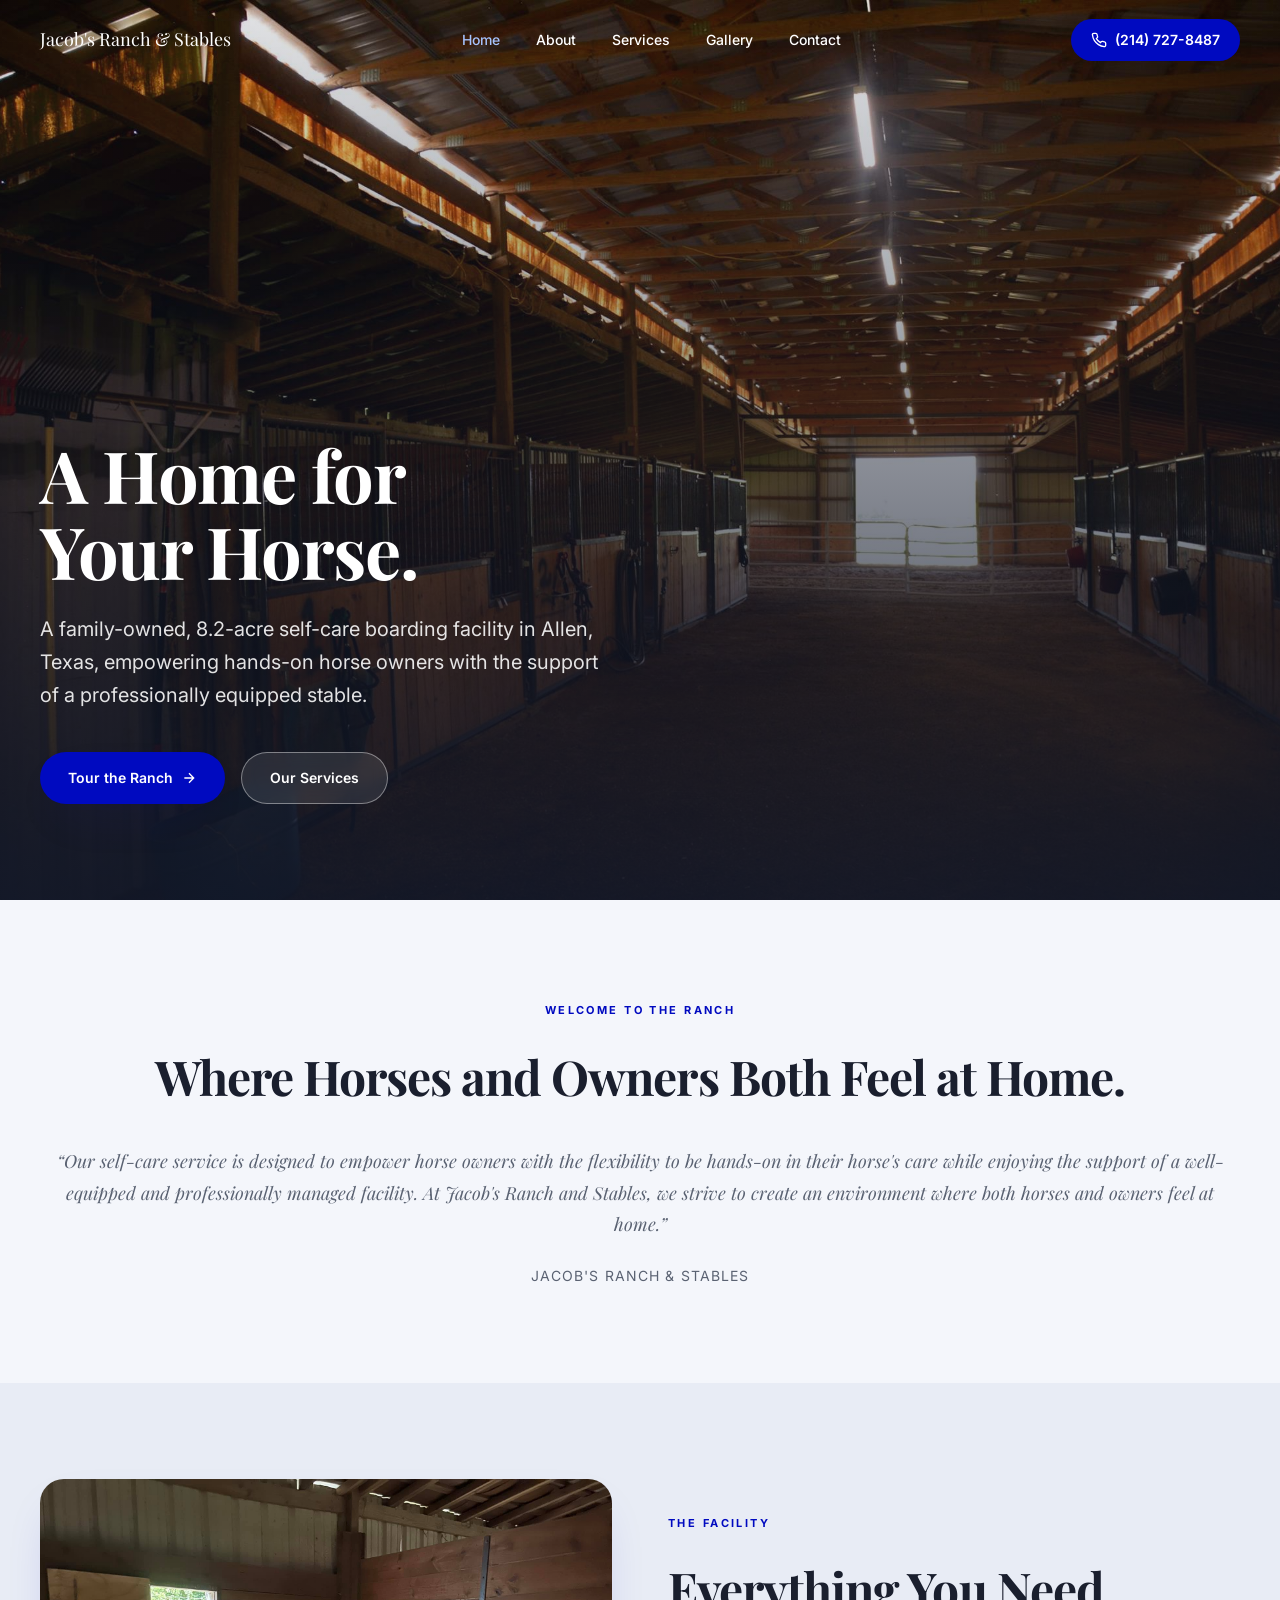
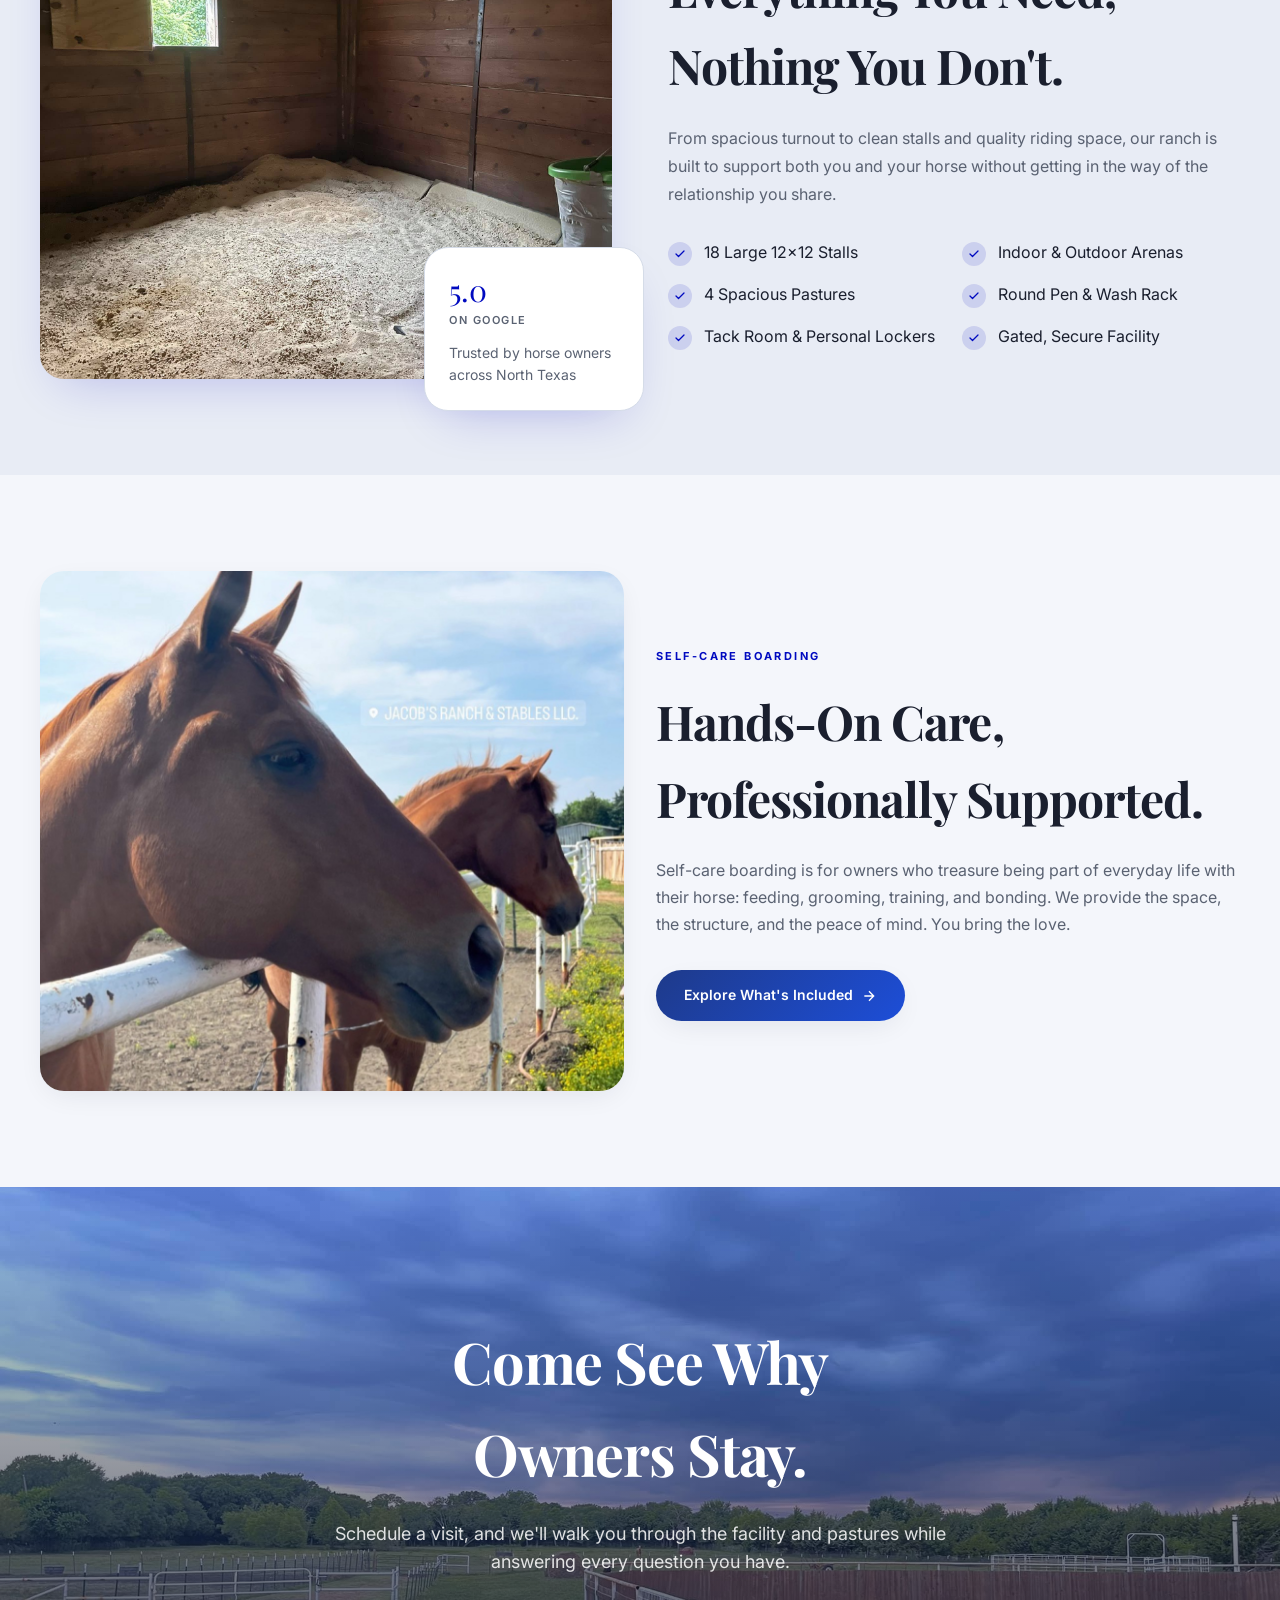
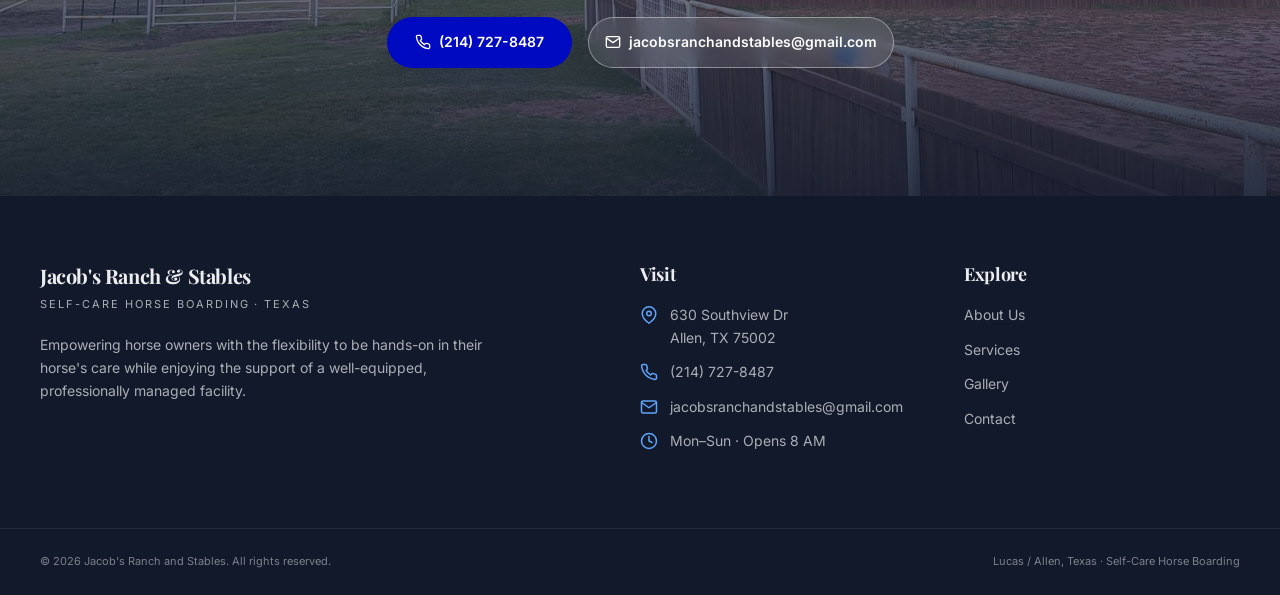
<file: index.html>
<!DOCTYPE html>
<html lang="en">
<head>
  <link rel="icon" href="images/favicon.png" type="image/png" />
  <meta charset="UTF-8" />
  <meta name="viewport" content="width=device-width, initial-scale=1.0" />
  <title>Jacob's Ranch and Stables | Self-Care Horse Boarding in Allen, TX</title>
  <meta name="description" content="Family-owned, 8.2-acre self-care horse boarding in Allen, Texas. Professional facility for hands-on horse owners." />
  <link rel="stylesheet" href="styles.css" />
</head>
<body>
  <div class="page-bg" aria-hidden="true"></div>

  <header class="site-header">
    <div class="site-header-inner">
      <a href="index.html" class="site-brand">
        <span class="site-brand-text-full">Jacob's Ranch &amp; Stables</span>
      </a>
      <nav class="site-nav" aria-label="Main">
        <a href="index.html" class="active">Home</a>
        <a href="about.html">About</a>
        <a href="services.html">Services</a>
        <a href="gallery.html">Gallery</a>
        <a href="contact.html">Contact</a>
      </nav>
      <a href="tel:+12147278487" class="site-header-phone">
        <svg width="16" height="16" viewBox="0 0 24 24" fill="none" stroke="currentColor" stroke-width="2" aria-hidden="true"><path d="M22 16.92v3a2 2 0 0 1-2.18 2 19.79 19.79 0 0 1-8.63-3.07 19.5 19.5 0 0 1-6-6 19.79 19.79 0 0 1-3.07-8.67A2 2 0 0 1 4.11 2h3a2 2 0 0 1 2 1.72 12.84 12.84 0 0 0 .7 2.81 2 2 0 0 1-.45 2.11L8.09 9.91a16 16 0 0 0 6 6l1.27-1.27a2 2 0 0 1 2.11-.45 12.84 12.84 0 0 0 2.81.7A2 2 0 0 1 22 16.92z"/></svg>
        (214) 727-8487
      </a>
      <button type="button" class="hamburger" aria-label="Toggle menu" aria-expanded="false">
        <span></span><span></span><span></span>
      </button>
    </div>
    <div class="mobile-menu" id="mobile-menu">
      <a href="index.html" class="active">Home</a>
      <a href="about.html">About</a>
      <a href="services.html">Services</a>
      <a href="gallery.html">Gallery</a>
      <a href="contact.html">Contact</a>
      <a href="tel:+12147278487" class="site-header-phone">(214) 727-8487</a>
    </div>
  </header>

  <main>
    <section class="hero-full">
      <img
        src="images/stables.jpg"
        alt="Jacob's Ranch stables"
        class="hero-full-bg"
        width="1920"
        height="1280"
      />
      <div class="hero-full-overlay" aria-hidden="true"></div>
      <div class="hero-full-inner">
        <h1 class="hero-title text-balance">A Home for Your Horse.</h1>
        <p class="hero-lede">
          A family-owned, 8.2-acre self-care boarding facility in Allen, Texas, empowering
          hands-on horse owners with the support of a professionally equipped stable.
        </p>
        <div class="hero-actions">
          <a href="contact.html" class="btn btn-accent">Tour the Ranch
            <svg width="16" height="16" viewBox="0 0 24 24" fill="none" stroke="currentColor" stroke-width="2" aria-hidden="true"><path d="M5 12h14M12 5l7 7-7 7"/></svg>
          </a>
          <a href="services.html" class="btn btn-outline-light">Our Services</a>
        </div>
      </div>
    </section>

    <section class="section">
      <div class="container text-center">
        <span class="section-eyebrow">Welcome to the ranch</span>
        <h2 class="section-title text-balance">Where Horses and Owners Both Feel at Home.</h2>
        <p class="section-prose">
          &ldquo;Our self-care service is designed to empower horse owners with the flexibility to be hands-on in their horse's care while enjoying the support of a well-equipped and professionally managed facility. At Jacob's Ranch and Stables, we strive to create an environment where both horses and owners feel at home.&rdquo;
        </p>
        <p class="section-attribution">Jacob's Ranch &amp; Stables</p>
      </div>
    </section>

    <section class="section section-muted">
      <div class="container">
        <div class="highlights-grid animate-on-scroll">
          <div class="highlights-img-wrap">
            <img
              class="highlights-img"
              src="images/stable.jpg"
              alt="Stable at Jacob's Ranch"
              width="1600"
              height="1067"
              loading="lazy"
            />
            <div class="floating-card">
              <div class="score">5.0</div>
              <div class="floating-card-meta">On Google</div>
              <p>Trusted by horse owners across North Texas</p>
            </div>
          </div>
          <div>
            <span class="section-eyebrow">The Facility</span>
            <h2 class="section-title text-balance">Everything You Need, Nothing You Don't.</h2>
            <p class="prose" style="margin-top: 1.25rem">
              From spacious turnout to clean stalls and quality riding space, our ranch is
              built to support both you and your horse without getting in the way of the
              relationship you share.
            </p>
            <ul class="feature-list">
              <li><span class="feature-check"><svg xmlns="http://www.w3.org/2000/svg" width="12" height="12" aria-hidden="true" focusable="false"><use href="images/icons.svg#i-check"/></svg></span> 18 Large 12&times;12 Stalls</li>
              <li><span class="feature-check"><svg xmlns="http://www.w3.org/2000/svg" width="12" height="12" aria-hidden="true" focusable="false"><use href="images/icons.svg#i-check"/></svg></span> Indoor &amp; Outdoor Arenas</li>
              <li><span class="feature-check"><svg xmlns="http://www.w3.org/2000/svg" width="12" height="12" aria-hidden="true" focusable="false"><use href="images/icons.svg#i-check"/></svg></span> 4 Spacious Pastures</li>
              <li><span class="feature-check"><svg xmlns="http://www.w3.org/2000/svg" width="12" height="12" aria-hidden="true" focusable="false"><use href="images/icons.svg#i-check"/></svg></span> Round Pen &amp; Wash Rack</li>
              <li><span class="feature-check"><svg xmlns="http://www.w3.org/2000/svg" width="12" height="12" aria-hidden="true" focusable="false"><use href="images/icons.svg#i-check"/></svg></span> Tack Room &amp; Personal Lockers</li>
              <li><span class="feature-check"><svg xmlns="http://www.w3.org/2000/svg" width="12" height="12" aria-hidden="true" focusable="false"><use href="images/icons.svg#i-check"/></svg></span> Gated, Secure Facility</li>
            </ul>
          </div>
        </div>
      </div>
    </section>

    <section class="section">
      <div class="container">
        <div class="split-grid animate-on-scroll">
          <img
            class="split-img"
            src="images/1Horse.jpg"
            alt="Horse at Jacob's Ranch"
            width="1200"
            height="1500"
            loading="lazy"
          />
          <div class="split-copy">
            <span class="section-eyebrow">Self-Care Boarding</span>
            <h2 class="section-title text-balance">Hands-On Care, Professionally Supported.</h2>
            <p class="section-body">
              Self-care boarding is for owners who treasure being part of everyday life with
              their horse: feeding, grooming, training, and bonding. We provide the
              space, the structure, and the peace of mind. You bring the love.
            </p>
            <a href="services.html" class="btn btn-forest">Explore What's Included
              <svg width="16" height="16" viewBox="0 0 24 24" fill="none" stroke="currentColor" stroke-width="2" aria-hidden="true"><path d="M5 12h14M12 5l7 7-7 7"/></svg>
            </a>
          </div>
        </div>
      </div>
    </section>

    <section class="cta-banner">
      <img
        class="cta-banner-bg"
        src="images/mainBack.jpg"
        alt=""
        width="1600"
        height="1200"
        loading="lazy"
        role="presentation"
      />
      <div class="cta-banner-overlay" aria-hidden="true"></div>
      <div class="container cta-banner-inner">
        <h2 class="text-balance">Come See Why Owners Stay.</h2>
        <p>
          Schedule a visit, and we'll walk you through the facility and pastures
          while answering every question you have.
        </p>
        <div class="cta-banner-actions">
          <a href="tel:+12147278487" class="btn btn-accent">
            <svg width="16" height="16" viewBox="0 0 24 24" fill="none" stroke="currentColor" stroke-width="2" aria-hidden="true"><path d="M22 16.92v3a2 2 0 0 1-2.18 2 19.79 19.79 0 0 1-8.63-3.07 19.5 19.5 0 0 1-6-6 19.79 19.79 0 0 1-3.07-8.67A2 2 0 0 1 4.11 2h3a2 2 0 0 1 2 1.72 12.84 12.84 0 0 0 .7 2.81 2 2 0 0 1-.45 2.11L8.09 9.91a16 16 0 0 0 6 6l1.27-1.27a2 2 0 0 1 2.11-.45 12.84 12.84 0 0 0 2.81.7A2 2 0 0 1 22 16.92z"/></svg>
            (214) 727-8487
          </a>
          <a href="contact.html" class="btn btn-outline-light btn-cta-email">
            <svg xmlns="http://www.w3.org/2000/svg" width="16" height="16" aria-hidden="true"><use href="images/icons.svg#i-mail"/></svg>
            jacobsranchandstables@gmail.com
          </a>
        </div>
      </div>
    </section>
  </main>

  <footer class="site-footer">
    <div class="site-footer-grid">
      <div>
        <div class="site-footer-brand">
          <div>
            <h3>Jacob's Ranch &amp; Stables</h3>
            <p class="tagline">Self-Care Horse Boarding · Texas</p>
          </div>
        </div>
        <p class="lead">
          Empowering horse owners with the flexibility to be hands-on in their horse's care
          while enjoying the support of a well-equipped, professionally managed facility.
        </p>
      </div>
      <div>
        <h4>Visit</h4>
        <ul>
          <li>
            <span class="footer-icon" aria-hidden="true"><svg xmlns="http://www.w3.org/2000/svg" width="18" height="18" focusable="false"><use href="images/icons.svg#i-map-pin"/></svg></span>
            <span>630 Southview Dr<br />Allen, TX 75002</span>
          </li>
          <li>
            <span class="footer-icon" aria-hidden="true"><svg xmlns="http://www.w3.org/2000/svg" width="18" height="18" focusable="false"><use href="images/icons.svg#i-phone"/></svg></span>
            <a href="tel:+12147278487">(214) 727-8487</a>
          </li>
          <li>
            <span class="footer-icon" aria-hidden="true"><svg xmlns="http://www.w3.org/2000/svg" width="18" height="18" focusable="false"><use href="images/icons.svg#i-mail"/></svg></span>
            <a href="mailto:jacobsranchandstables@gmail.com">jacobsranchandstables@gmail.com</a>
          </li>
          <li>
            <span class="footer-icon" aria-hidden="true"><svg xmlns="http://www.w3.org/2000/svg" width="18" height="18" focusable="false"><use href="images/icons.svg#i-clock"/></svg></span>
            <span>Mon–Sun · Opens 8 AM</span>
          </li>
        </ul>
      </div>
      <div>
        <h4>Explore</h4>
        <ul>
          <li><a href="about.html">About Us</a></li>
          <li><a href="services.html">Services</a></li>
          <li><a href="gallery.html">Gallery</a></li>
          <li><a href="contact.html">Contact</a></li>
        </ul>
      </div>
    </div>
    <div class="site-footer-bottom">
      <span>© 2026 Jacob's Ranch and Stables. All rights reserved.</span>
      <span>Lucas / Allen, Texas · Self-Care Horse Boarding</span>
    </div>
  </footer>

  <script src="hamburger.js"></script>
  <script src="app.js"></script>
</body>
</html>
</file>
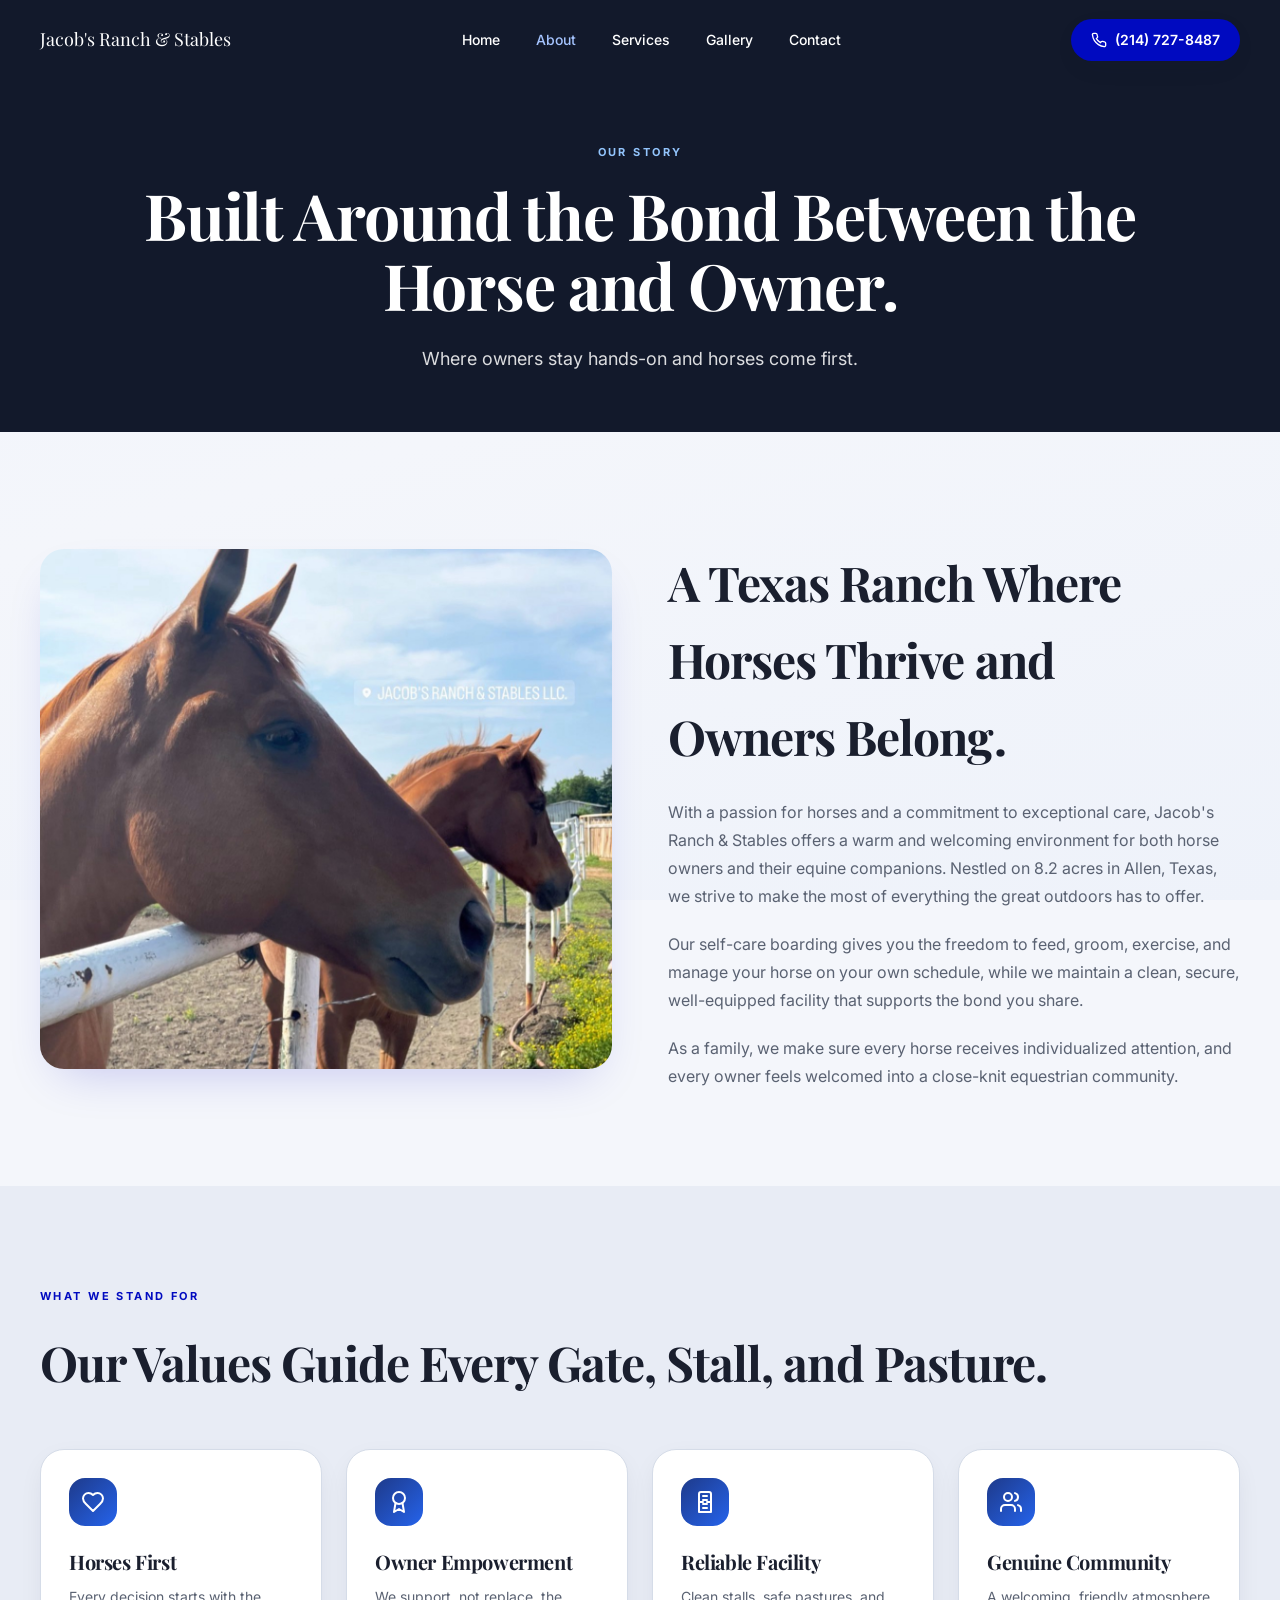
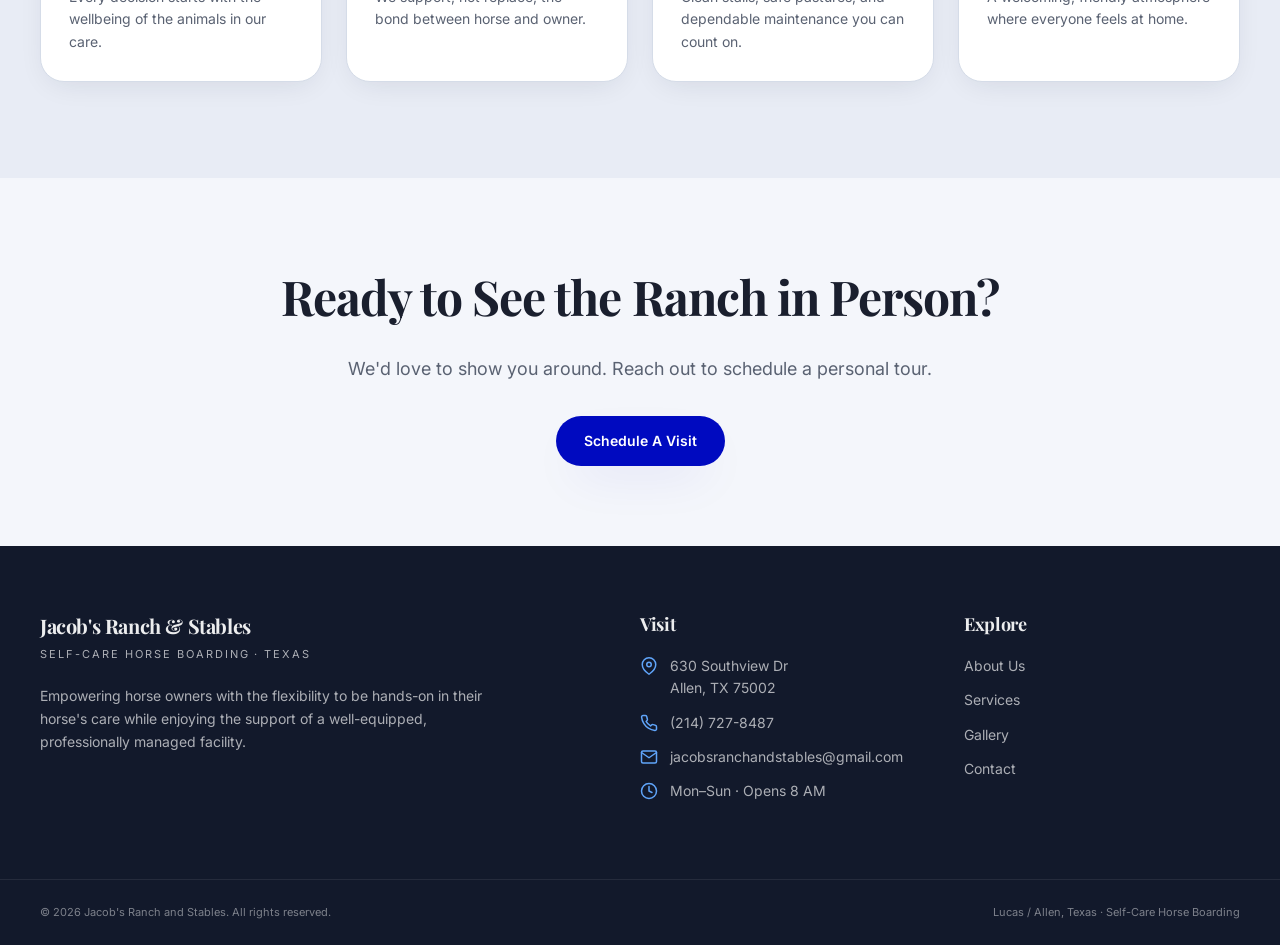
<file: about.html>
<!DOCTYPE html>
<html lang="en">
<head>
  <link rel="icon" href="images/favicon.png" type="image/png" />
  <meta charset="UTF-8" />
  <meta name="viewport" content="width=device-width, initial-scale=1.0" />
  <title>About | Jacob's Ranch and Stables</title>
  <link rel="stylesheet" href="styles.css" />
</head>
<body>
  <div class="page-bg" aria-hidden="true"></div>

  <header class="site-header">
    <div class="site-header-inner">
      <a href="index.html" class="site-brand">
        <span class="site-brand-text-full">Jacob's Ranch &amp; Stables</span>
      </a>
      <nav class="site-nav" aria-label="Main">
        <a href="index.html">Home</a>
        <a href="about.html" class="active">About</a>
        <a href="services.html">Services</a>
        <a href="gallery.html">Gallery</a>
        <a href="contact.html">Contact</a>
      </nav>
      <a href="tel:+12147278487" class="site-header-phone">
        <svg width="16" height="16" viewBox="0 0 24 24" fill="none" stroke="currentColor" stroke-width="2" aria-hidden="true"><path d="M22 16.92v3a2 2 0 0 1-2.18 2 19.79 19.79 0 0 1-8.63-3.07 19.5 19.5 0 0 1-6-6 19.79 19.79 0 0 1-3.07-8.67A2 2 0 0 1 4.11 2h3a2 2 0 0 1 2 1.72 12.84 12.84 0 0 0 .7 2.81 2 2 0 0 1-.45 2.11L8.09 9.91a16 16 0 0 0 6 6l1.27-1.27a2 2 0 0 1 2.11-.45 12.84 12.84 0 0 0 2.81.7A2 2 0 0 1 22 16.92z"/></svg>
        (214) 727-8487
      </a>
      <button type="button" class="hamburger" aria-label="Toggle menu">
        <span></span><span></span><span></span>
      </button>
    </div>
    <div class="mobile-menu">
      <a href="index.html">Home</a>
      <a href="about.html" class="active">About</a>
      <a href="services.html">Services</a>
      <a href="gallery.html">Gallery</a>
      <a href="contact.html">Contact</a>
      <a href="tel:+12147278487" class="site-header-phone">(214) 727-8487</a>
    </div>
  </header>

  <main>
    <section class="page-header-dark page-header-dark--center">
      <div class="container">
        <span class="section-eyebrow">Our Story</span>
        <h1 class="about-hero-title">
          Built Around the Bond Between the<br />
          Horse and Owner.
        </h1>
        <p class="lead">
          Where owners stay hands-on and horses come first.
        </p>
      </div>
    </section>

    <section class="section">
      <div class="container">
        <div class="about-intro animate-on-scroll">
          <img
            src="images/1Horse.jpg"
            alt="Horse at Jacob's Ranch"
            width="1200"
            height="1500"
            loading="lazy"
          />
          <div>
            <h2 class="section-title text-balance">A Texas Ranch Where Horses Thrive and Owners Belong.</h2>
            <div class="prose" style="margin-top: 1.5rem">
              <p>
                With a passion for horses and a commitment to exceptional care, Jacob's Ranch &amp; Stables
                offers a warm and welcoming environment for both horse owners and their equine companions.
                Nestled on 8.2 acres in Allen, Texas, we strive to make the most of everything the great
                outdoors has to offer.
              </p>
              <p>
                Our self-care boarding gives you the freedom to feed, groom, exercise, and manage
                your horse on your own schedule, while we maintain a clean, secure, well-equipped facility
                that supports the bond you share.
              </p>
              <p>
                As a family, we make sure every horse receives individualized attention, and every owner feels
                welcomed into a close-knit equestrian community.
              </p>
            </div>
          </div>
        </div>
      </div>
    </section>

    <section class="section section-muted">
      <div class="container">
        <span class="section-eyebrow">What We Stand For</span>
        <h2 class="section-title text-balance">Our Values Guide Every Gate, Stall, and Pasture.</h2>
        <div class="values-grid animate-on-scroll" style="margin-top: 3rem">
          <div class="value-card">
            <div class="value-icon" aria-hidden="true"><svg xmlns="http://www.w3.org/2000/svg" width="24" height="24" aria-hidden="true"><use href="images/icons.svg#i-heart"/></svg></div>
            <h3>Horses First</h3>
            <p>Every decision starts with the wellbeing of the animals in our care.</p>
          </div>
          <div class="value-card">
            <div class="value-icon" aria-hidden="true"><svg xmlns="http://www.w3.org/2000/svg" width="24" height="24" aria-hidden="true"><use href="images/icons.svg#i-award"/></svg></div>
            <h3>Owner Empowerment</h3>
            <p>We support, not replace, the bond between horse and owner.</p>
          </div>
          <div class="value-card">
            <div class="value-icon" aria-hidden="true"><svg xmlns="http://www.w3.org/2000/svg" width="24" height="24" aria-hidden="true"><use href="images/icons.svg#i-building"/></svg></div>
            <h3>Reliable Facility</h3>
            <p>Clean stalls, safe pastures, and dependable maintenance you can count on.</p>
          </div>
          <div class="value-card">
            <div class="value-icon" aria-hidden="true"><svg xmlns="http://www.w3.org/2000/svg" width="24" height="24" aria-hidden="true"><use href="images/icons.svg#i-users"/></svg></div>
            <h3>Genuine Community</h3>
            <p>A welcoming, friendly atmosphere where everyone feels at home.</p>
          </div>
        </div>
      </div>
    </section>

    <section class="cta-simple">
      <div class="container">
        <h2 class="text-balance">Ready to See the Ranch in Person?</h2>
        <p>We'd love to show you around. Reach out to schedule a personal tour.</p>
        <a href="contact.html" class="btn btn-accent" style="margin-top: 2rem">Schedule A Visit</a>
      </div>
    </section>
  </main>

  <footer class="site-footer">
    <div class="site-footer-grid">
      <div>
        <div class="site-footer-brand">
          <div>
            <h3>Jacob's Ranch &amp; Stables</h3>
            <p class="tagline">Self-Care Horse Boarding · Texas</p>
          </div>
        </div>
        <p class="lead">
          Empowering horse owners with the flexibility to be hands-on in their horse's care
          while enjoying the support of a well-equipped, professionally managed facility.
        </p>
      </div>
      <div>
        <h4>Visit</h4>
        <ul>
          <li>
            <span class="footer-icon" aria-hidden="true"><svg xmlns="http://www.w3.org/2000/svg" width="18" height="18" focusable="false"><use href="images/icons.svg#i-map-pin"/></svg></span>
            <span>630 Southview Dr<br />Allen, TX 75002</span>
          </li>
          <li>
            <span class="footer-icon" aria-hidden="true"><svg xmlns="http://www.w3.org/2000/svg" width="18" height="18" focusable="false"><use href="images/icons.svg#i-phone"/></svg></span>
            <a href="tel:+12147278487">(214) 727-8487</a>
          </li>
          <li>
            <span class="footer-icon" aria-hidden="true"><svg xmlns="http://www.w3.org/2000/svg" width="18" height="18" focusable="false"><use href="images/icons.svg#i-mail"/></svg></span>
            <a href="mailto:jacobsranchandstables@gmail.com">jacobsranchandstables@gmail.com</a>
          </li>
          <li>
            <span class="footer-icon" aria-hidden="true"><svg xmlns="http://www.w3.org/2000/svg" width="18" height="18" focusable="false"><use href="images/icons.svg#i-clock"/></svg></span>
            <span>Mon–Sun · Opens 8 AM</span>
          </li>
        </ul>
      </div>
      <div>
        <h4>Explore</h4>
        <ul>
          <li><a href="about.html">About Us</a></li>
          <li><a href="services.html">Services</a></li>
          <li><a href="gallery.html">Gallery</a></li>
          <li><a href="contact.html">Contact</a></li>
        </ul>
      </div>
    </div>
    <div class="site-footer-bottom">
      <span>© 2026 Jacob's Ranch and Stables. All rights reserved.</span>
      <span>Lucas / Allen, Texas · Self-Care Horse Boarding</span>
    </div>
  </footer>

  <script src="hamburger.js"></script>
  <script src="app.js"></script>
</body>
</html>
</file>
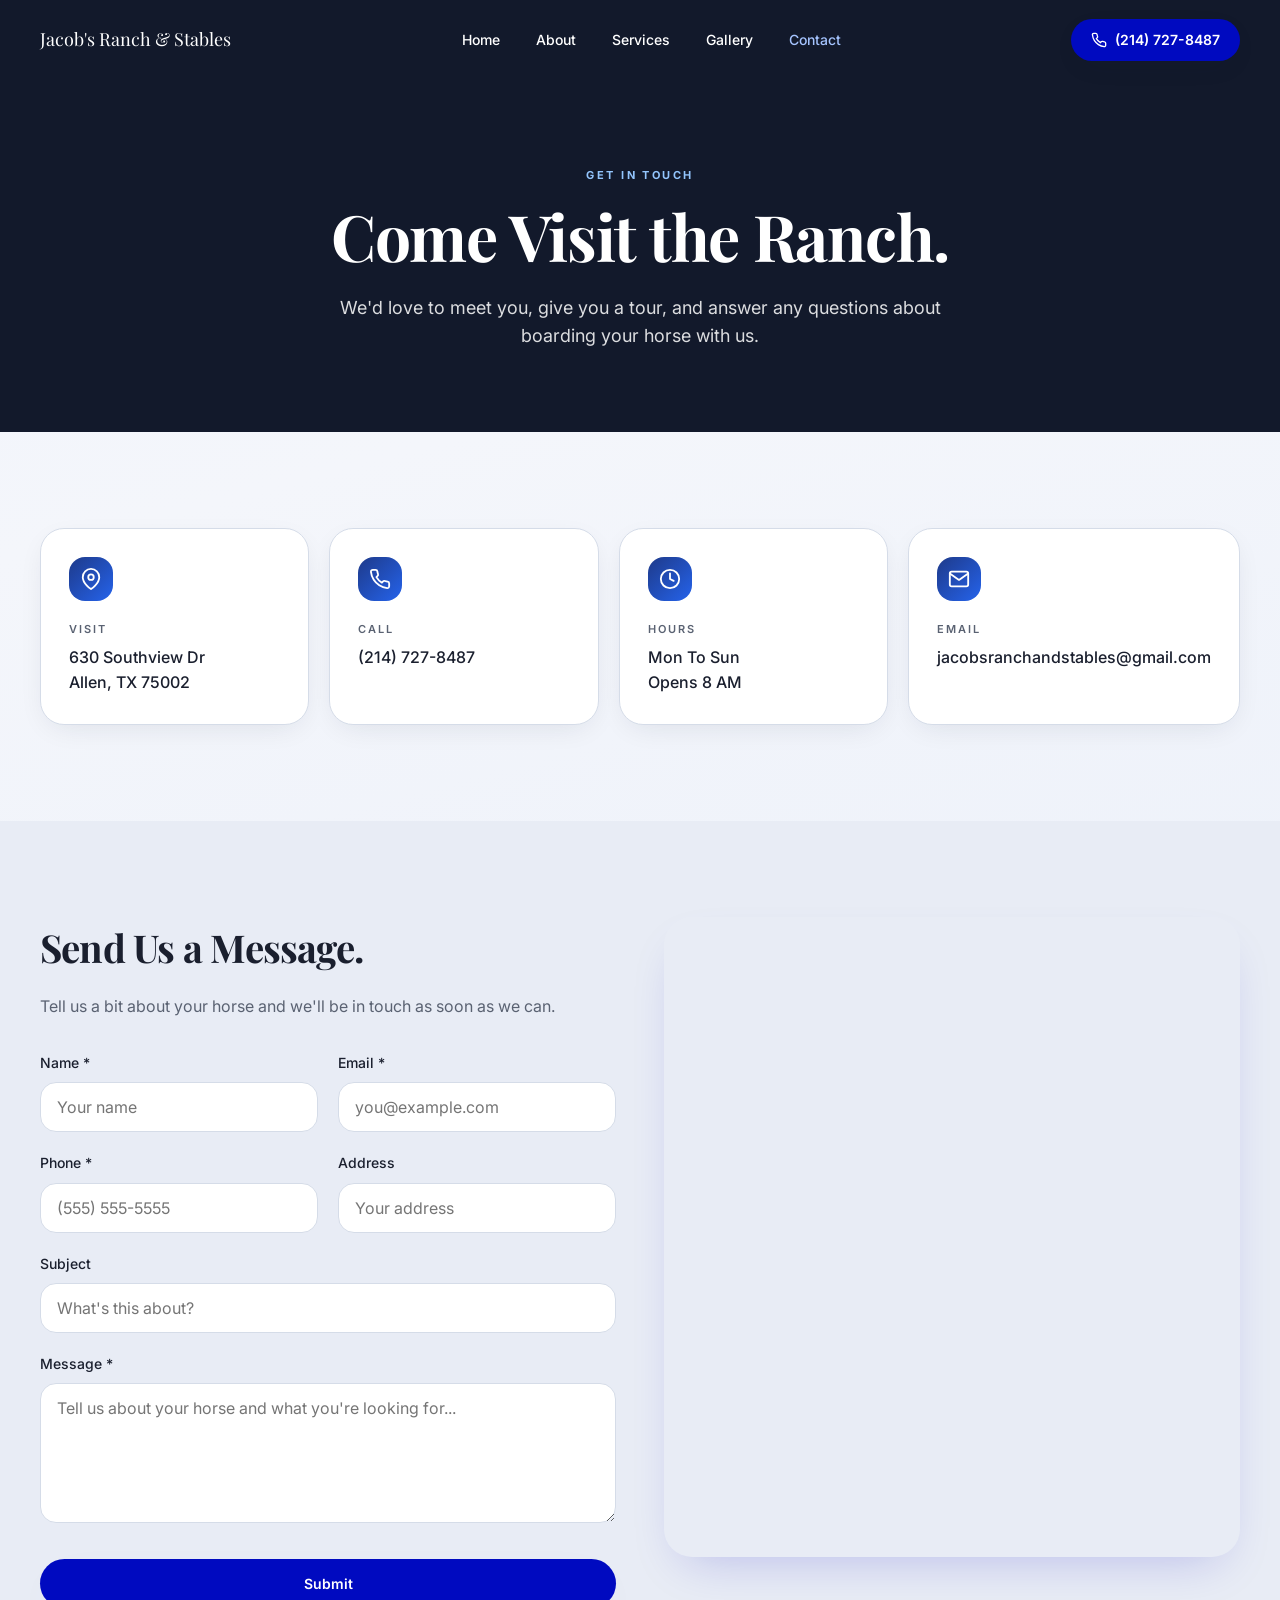
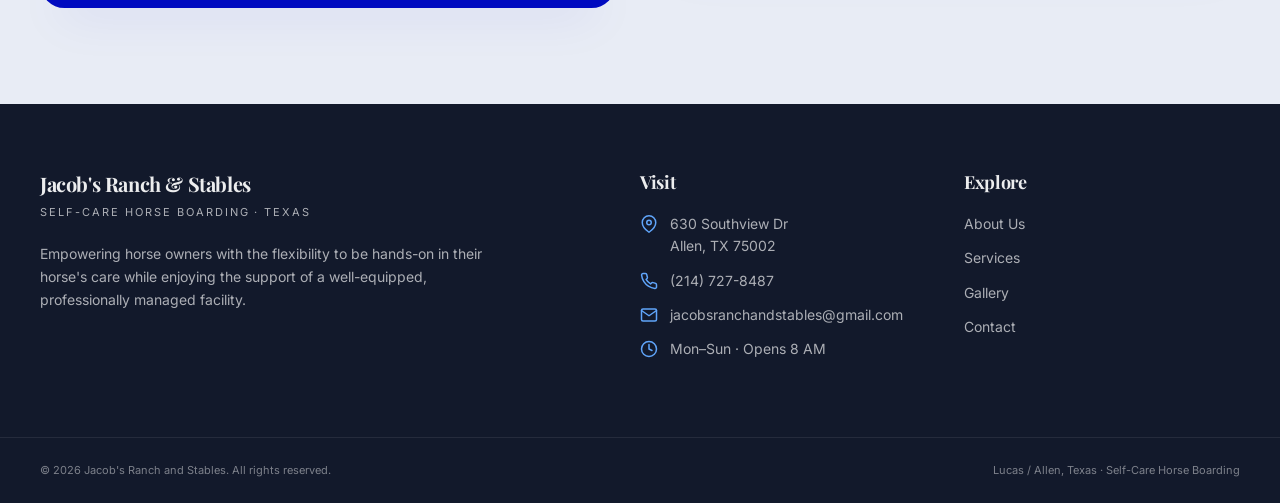
<file: contact.html>
<!DOCTYPE html>
<html lang="en">
<head>
  <link rel="icon" href="images/favicon.png" type="image/png" />
  <meta charset="UTF-8" />
  <meta name="viewport" content="width=device-width, initial-scale=1.0" />
  <title>Contact | Jacob's Ranch and Stables</title>
  <link rel="stylesheet" href="styles.css" />
</head>
<body>
  <div class="page-bg" aria-hidden="true"></div>

  <header class="site-header">
    <div class="site-header-inner">
      <a href="index.html" class="site-brand">
        <span class="site-brand-text-full">Jacob's Ranch &amp; Stables</span>
      </a>
      <nav class="site-nav" aria-label="Main">
        <a href="index.html">Home</a>
        <a href="about.html">About</a>
        <a href="services.html">Services</a>
        <a href="gallery.html">Gallery</a>
        <a href="contact.html" class="active">Contact</a>
      </nav>
      <a href="tel:+12147278487" class="site-header-phone">
        <svg width="16" height="16" viewBox="0 0 24 24" fill="none" stroke="currentColor" stroke-width="2" aria-hidden="true"><path d="M22 16.92v3a2 2 0 0 1-2.18 2 19.79 19.79 0 0 1-8.63-3.07 19.5 19.5 0 0 1-6-6 19.79 19.79 0 0 1-3.07-8.67A2 2 0 0 1 4.11 2h3a2 2 0 0 1 2 1.72 12.84 12.84 0 0 0 .7 2.81 2 2 0 0 1-.45 2.11L8.09 9.91a16 16 0 0 0 6 6l1.27-1.27a2 2 0 0 1 2.11-.45 12.84 12.84 0 0 0 2.81.7A2 2 0 0 1 22 16.92z"/></svg>
        (214) 727-8487
      </a>
      <button type="button" class="hamburger" aria-label="Toggle menu">
        <span></span><span></span><span></span>
      </button>
    </div>
    <div class="mobile-menu">
      <a href="index.html">Home</a>
      <a href="about.html">About</a>
      <a href="services.html">Services</a>
      <a href="gallery.html">Gallery</a>
      <a href="contact.html" class="active">Contact</a>
      <a href="tel:+12147278487" class="site-header-phone">(214) 727-8487</a>
    </div>
  </header>

  <main>
    <section class="page-header-dark page-header-dark--center">
      <div class="container">
        <span class="section-eyebrow">Get in Touch</span>
        <h1 class="text-balance">Come Visit the Ranch.</h1>
        <p class="lead">
          We'd love to meet you, give you a tour, and answer any questions about boarding your horse with us.
        </p>
      </div>
    </section>

    <section class="section">
      <div class="container animate-on-scroll">
        <div class="contact-cards">
          <a
            class="contact-card"
            href="https://maps.google.com/?q=630+Southview+Dr,+Allen,+TX+75002"
            target="_blank"
            rel="noopener noreferrer"
          >
            <div class="contact-card-icon" aria-hidden="true"><svg xmlns="http://www.w3.org/2000/svg" width="22" height="22" aria-hidden="true"><use href="images/icons.svg#i-map-pin"/></svg></div>
            <div class="contact-card-label">Visit</div>
            <div class="contact-card-value">630 Southview Dr<br />Allen, TX 75002</div>
          </a>
          <a class="contact-card" href="tel:+12147278487">
            <div class="contact-card-icon" aria-hidden="true"><svg xmlns="http://www.w3.org/2000/svg" width="22" height="22" aria-hidden="true"><use href="images/icons.svg#i-phone"/></svg></div>
            <div class="contact-card-label">Call</div>
            <div class="contact-card-value">(214) 727-8487</div>
          </a>
          <div class="contact-card">
            <div class="contact-card-icon" aria-hidden="true"><svg xmlns="http://www.w3.org/2000/svg" width="22" height="22" aria-hidden="true"><use href="images/icons.svg#i-clock"/></svg></div>
            <div class="contact-card-label">Hours</div>
            <div class="contact-card-value">Mon To Sun<br />Opens 8 AM</div>
          </div>
          <a class="contact-card" href="mailto:jacobsranchandstables@gmail.com">
            <div class="contact-card-icon" aria-hidden="true"><svg xmlns="http://www.w3.org/2000/svg" width="22" height="22" aria-hidden="true"><use href="images/icons.svg#i-mail"/></svg></div>
            <div class="contact-card-label">Email</div>
            <div class="contact-card-value">jacobsranchandstables@gmail.com</div>
          </a>
        </div>
      </div>
    </section>

    <section class="section section-muted">
      <div class="container contact-split animate-on-scroll">
        <div class="contact-form-block">
          <h2 class="text-balance">Send Us a Message.</h2>
          <p class="hint">
            Tell us a bit about your horse and we'll be in touch as soon as we can.
          </p>
          <form class="ranch-form" action="https://formspree.io/f/xvgkgvde" method="POST">
            <div class="form-row-2">
              <div>
                <label for="name">Name *</label>
                <input type="text" id="name" name="name" placeholder="Your name" required autocomplete="name" />
              </div>
              <div>
                <label for="email">Email *</label>
                <input type="email" id="email" name="email" placeholder="you@example.com" required autocomplete="email" />
              </div>
            </div>
            <div class="form-row-2">
              <div>
                <label for="phone">Phone *</label>
                <input type="tel" id="phone" name="phone" placeholder="(555) 555-5555" required autocomplete="tel" />
              </div>
              <div>
                <label for="address">Address</label>
                <input type="text" id="address" name="address" placeholder="Your address" autocomplete="street-address" />
              </div>
            </div>
            <div>
              <label for="subject">Subject</label>
              <input type="text" id="subject" name="subject" placeholder="What's this about?" />
            </div>
            <div>
              <label for="message">Message *</label>
              <textarea id="message" name="message" placeholder="Tell us about your horse and what you're looking for..." required rows="5"></textarea>
            </div>
            <button type="submit" class="submit-button">Submit</button>
          </form>
        </div>
        <div class="map-frame">
          <iframe
            title="Map to Jacob's Ranch & Stables"
            src="https://www.google.com/maps?q=630+Southview+Dr,+Allen,+TX+75002&output=embed"
            loading="lazy"
            referrerpolicy="no-referrer-when-downgrade"
            allowfullscreen
          ></iframe>
        </div>
      </div>
    </section>
  </main>

  <footer class="site-footer">
    <div class="site-footer-grid">
      <div>
        <div class="site-footer-brand">
          <div>
            <h3>Jacob's Ranch &amp; Stables</h3>
            <p class="tagline">Self-Care Horse Boarding · Texas</p>
          </div>
        </div>
        <p class="lead">
          Empowering horse owners with the flexibility to be hands-on in their horse's care
          while enjoying the support of a well-equipped, professionally managed facility.
        </p>
      </div>
      <div>
        <h4>Visit</h4>
        <ul>
          <li>
            <span class="footer-icon" aria-hidden="true"><svg xmlns="http://www.w3.org/2000/svg" width="18" height="18" focusable="false"><use href="images/icons.svg#i-map-pin"/></svg></span>
            <span>630 Southview Dr<br />Allen, TX 75002</span>
          </li>
          <li>
            <span class="footer-icon" aria-hidden="true"><svg xmlns="http://www.w3.org/2000/svg" width="18" height="18" focusable="false"><use href="images/icons.svg#i-phone"/></svg></span>
            <a href="tel:+12147278487">(214) 727-8487</a>
          </li>
          <li>
            <span class="footer-icon" aria-hidden="true"><svg xmlns="http://www.w3.org/2000/svg" width="18" height="18" focusable="false"><use href="images/icons.svg#i-mail"/></svg></span>
            <a href="mailto:jacobsranchandstables@gmail.com">jacobsranchandstables@gmail.com</a>
          </li>
          <li>
            <span class="footer-icon" aria-hidden="true"><svg xmlns="http://www.w3.org/2000/svg" width="18" height="18" focusable="false"><use href="images/icons.svg#i-clock"/></svg></span>
            <span>Mon–Sun · Opens 8 AM</span>
          </li>
        </ul>
      </div>
      <div>
        <h4>Explore</h4>
        <ul>
          <li><a href="about.html">About Us</a></li>
          <li><a href="services.html">Services</a></li>
          <li><a href="gallery.html">Gallery</a></li>
          <li><a href="contact.html">Contact</a></li>
        </ul>
      </div>
    </div>
    <div class="site-footer-bottom">
      <span>© 2026 Jacob's Ranch and Stables. All rights reserved.</span>
      <span>Lucas / Allen, Texas · Self-Care Horse Boarding</span>
    </div>
  </footer>

  <script src="hamburger.js"></script>
  <script src="app.js"></script>
</body>
</html>
</file>
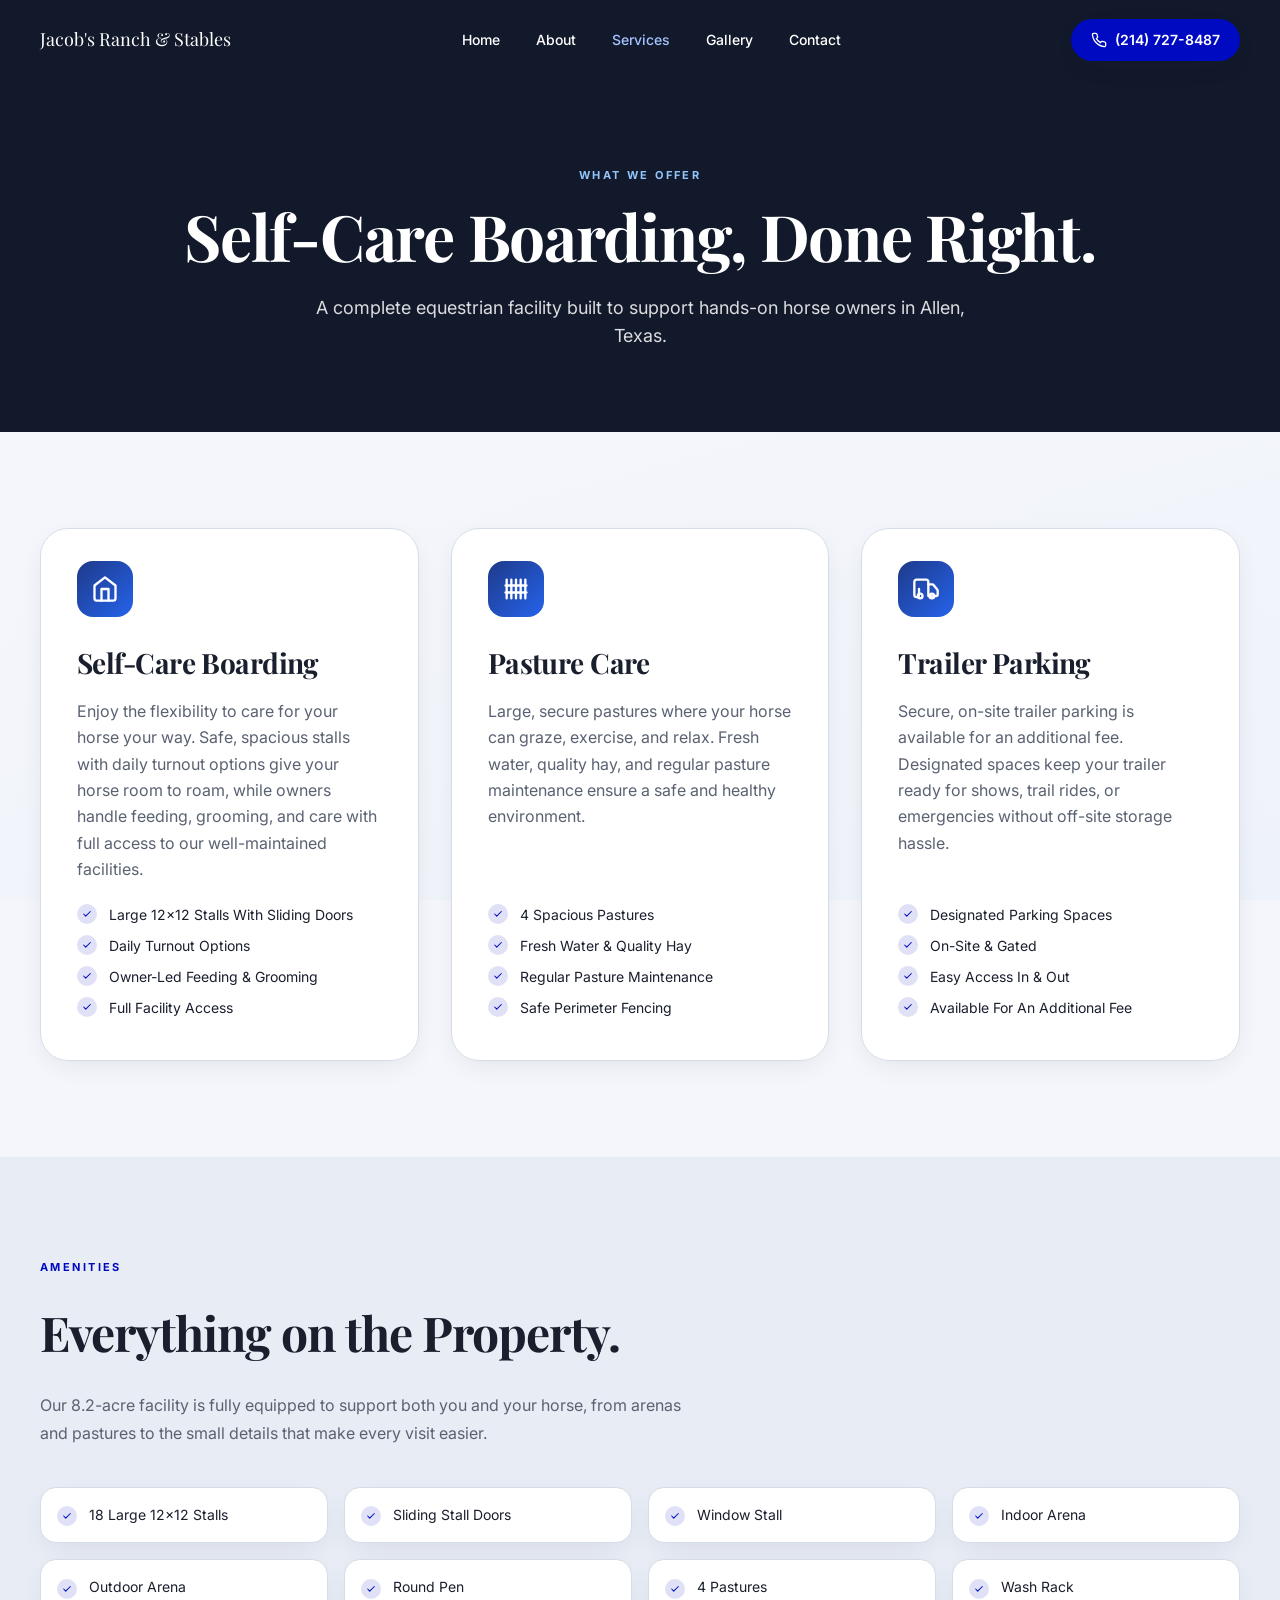
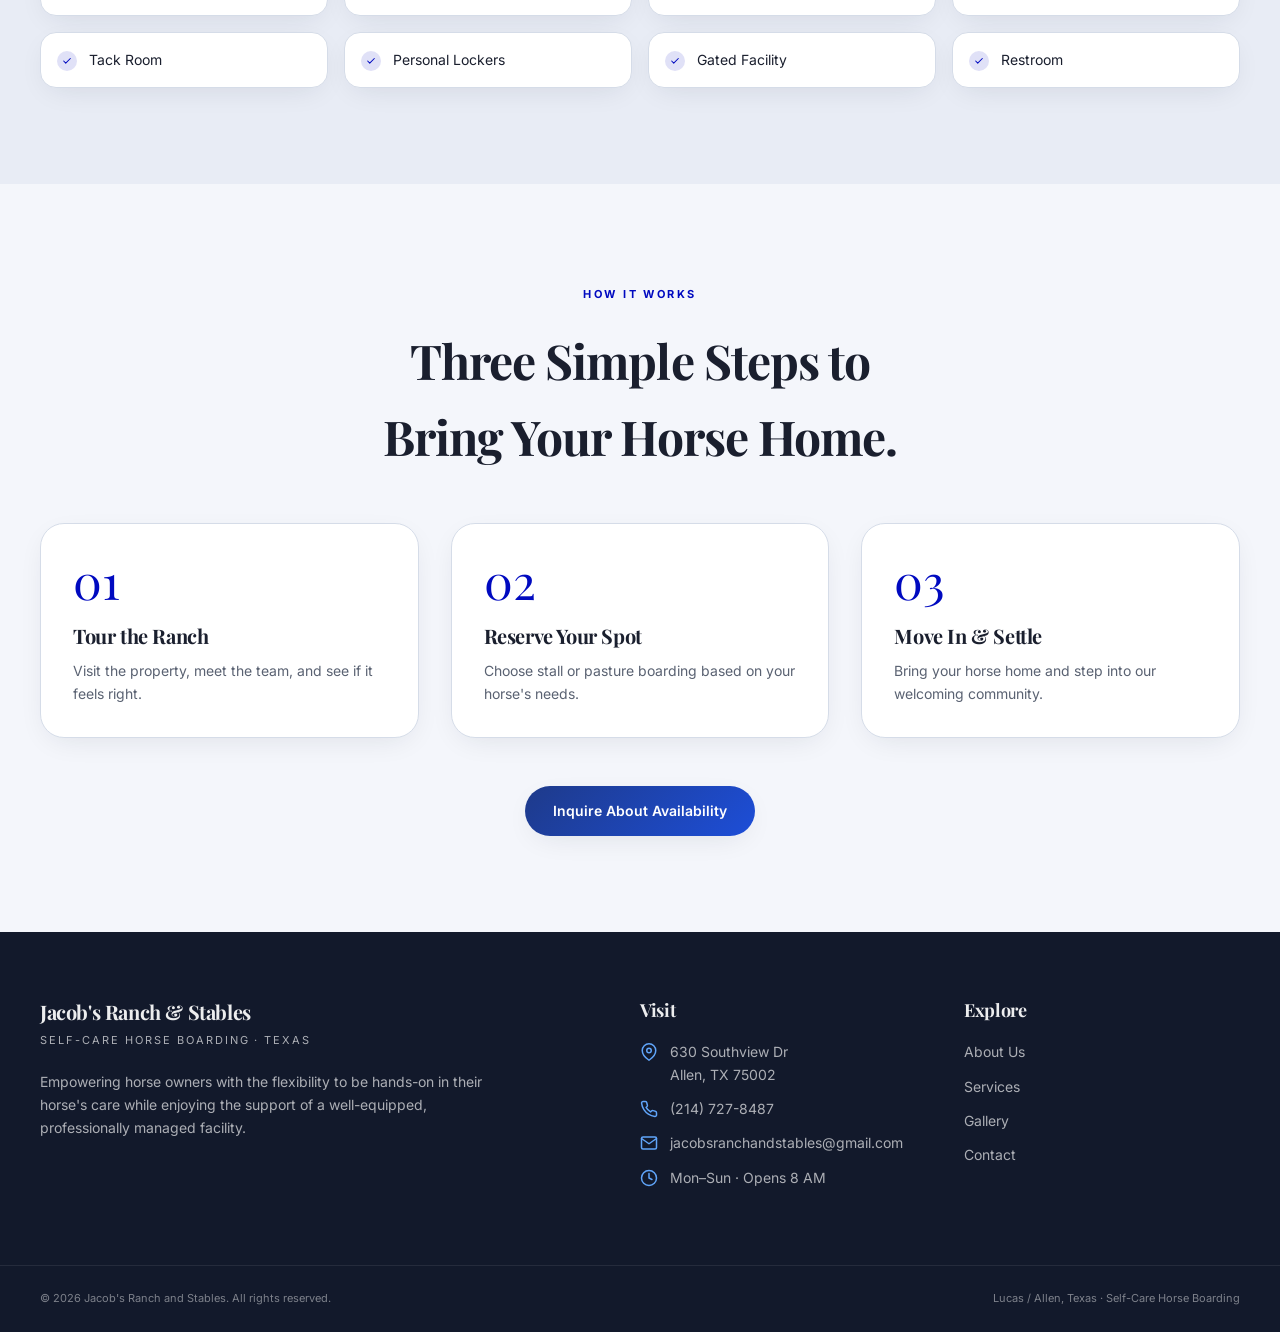
<file: services.html>
<!DOCTYPE html>
<html lang="en">
<head>
  <link rel="icon" href="images/favicon.png" type="image/png" />
  <meta charset="UTF-8" />
  <meta name="viewport" content="width=device-width, initial-scale=1.0" />
  <title>Services | Jacob's Ranch and Stables</title>
  <link rel="stylesheet" href="styles.css" />
</head>
<body>
  <div class="page-bg" aria-hidden="true"></div>

  <header class="site-header">
    <div class="site-header-inner">
      <a href="index.html" class="site-brand">
        <span class="site-brand-text-full">Jacob's Ranch &amp; Stables</span>
      </a>
      <nav class="site-nav" aria-label="Main">
        <a href="index.html">Home</a>
        <a href="about.html">About</a>
        <a href="services.html" class="active">Services</a>
        <a href="gallery.html">Gallery</a>
        <a href="contact.html">Contact</a>
      </nav>
      <a href="tel:+12147278487" class="site-header-phone">
        <svg width="16" height="16" viewBox="0 0 24 24" fill="none" stroke="currentColor" stroke-width="2" aria-hidden="true"><path d="M22 16.92v3a2 2 0 0 1-2.18 2 19.79 19.79 0 0 1-8.63-3.07 19.5 19.5 0 0 1-6-6 19.79 19.79 0 0 1-3.07-8.67A2 2 0 0 1 4.11 2h3a2 2 0 0 1 2 1.72 12.84 12.84 0 0 0 .7 2.81 2 2 0 0 1-.45 2.11L8.09 9.91a16 16 0 0 0 6 6l1.27-1.27a2 2 0 0 1 2.11-.45 12.84 12.84 0 0 0 2.81.7A2 2 0 0 1 22 16.92z"/></svg>
        (214) 727-8487
      </a>
      <button type="button" class="hamburger" aria-label="Toggle menu">
        <span></span><span></span><span></span>
      </button>
    </div>
    <div class="mobile-menu">
      <a href="index.html">Home</a>
      <a href="about.html">About</a>
      <a href="services.html" class="active">Services</a>
      <a href="gallery.html">Gallery</a>
      <a href="contact.html">Contact</a>
      <a href="tel:+12147278487" class="site-header-phone">(214) 727-8487</a>
    </div>
  </header>

  <main>
    <section class="page-header-dark page-header-dark--center">
      <div class="container">
        <span class="section-eyebrow">What We Offer</span>
        <h1 class="services-hero-title">Self-Care Boarding, Done Right.</h1>
        <p class="lead">
          A complete equestrian facility built to support hands-on horse owners in Allen, Texas.
        </p>
      </div>
    </section>

    <section class="section">
      <div class="container">
        <div class="services-grid-page animate-on-scroll">
          <article class="service-card-lg">
            <div class="service-icon-lg" aria-hidden="true"><svg xmlns="http://www.w3.org/2000/svg" width="28" height="28" aria-hidden="true"><use href="images/icons.svg#i-home"/></svg></div>
            <h2>Self-Care Boarding</h2>
            <p>
              Enjoy the flexibility to care for your horse your way. Safe, spacious stalls with daily turnout
              options give your horse room to roam, while owners handle feeding, grooming, and care with full
              access to our well-maintained facilities.
            </p>
            <ul>
              <li><span class="mini-check"><svg xmlns="http://www.w3.org/2000/svg" width="10" height="10" aria-hidden="true"><use href="images/icons.svg#i-check"/></svg></span> Large 12&times;12 Stalls With Sliding Doors</li>
              <li><span class="mini-check"><svg xmlns="http://www.w3.org/2000/svg" width="10" height="10" aria-hidden="true"><use href="images/icons.svg#i-check"/></svg></span> Daily Turnout Options</li>
              <li><span class="mini-check"><svg xmlns="http://www.w3.org/2000/svg" width="10" height="10" aria-hidden="true"><use href="images/icons.svg#i-check"/></svg></span> Owner-Led Feeding &amp; Grooming</li>
              <li><span class="mini-check"><svg xmlns="http://www.w3.org/2000/svg" width="10" height="10" aria-hidden="true"><use href="images/icons.svg#i-check"/></svg></span> Full Facility Access</li>
            </ul>
          </article>
          <article class="service-card-lg">
            <div class="service-icon-lg" aria-hidden="true"><svg xmlns="http://www.w3.org/2000/svg" width="28" height="28" aria-hidden="true"><use href="images/icons.svg#i-fence"/></svg></div>
            <h2>Pasture Care</h2>
            <p>
              Large, secure pastures where your horse can graze, exercise, and relax. Fresh water, quality hay,
              and regular pasture maintenance ensure a safe and healthy environment.
            </p>
            <ul>
              <li><span class="mini-check"><svg xmlns="http://www.w3.org/2000/svg" width="10" height="10" aria-hidden="true"><use href="images/icons.svg#i-check"/></svg></span> 4 Spacious Pastures</li>
              <li><span class="mini-check"><svg xmlns="http://www.w3.org/2000/svg" width="10" height="10" aria-hidden="true"><use href="images/icons.svg#i-check"/></svg></span> Fresh Water &amp; Quality Hay</li>
              <li><span class="mini-check"><svg xmlns="http://www.w3.org/2000/svg" width="10" height="10" aria-hidden="true"><use href="images/icons.svg#i-check"/></svg></span> Regular Pasture Maintenance</li>
              <li><span class="mini-check"><svg xmlns="http://www.w3.org/2000/svg" width="10" height="10" aria-hidden="true"><use href="images/icons.svg#i-check"/></svg></span> Safe Perimeter Fencing</li>
            </ul>
          </article>
          <article class="service-card-lg">
            <div class="service-icon-lg" aria-hidden="true"><svg xmlns="http://www.w3.org/2000/svg" width="28" height="28" aria-hidden="true"><use href="images/icons.svg#i-truck"/></svg></div>
            <h2>Trailer Parking</h2>
            <p>
              Secure, on-site trailer parking is available for an additional fee. Designated spaces keep your
              trailer ready for shows, trail rides, or emergencies without off-site storage hassle.
            </p>
            <ul>
              <li><span class="mini-check"><svg xmlns="http://www.w3.org/2000/svg" width="10" height="10" aria-hidden="true"><use href="images/icons.svg#i-check"/></svg></span> Designated Parking Spaces</li>
              <li><span class="mini-check"><svg xmlns="http://www.w3.org/2000/svg" width="10" height="10" aria-hidden="true"><use href="images/icons.svg#i-check"/></svg></span> On-Site &amp; Gated</li>
              <li><span class="mini-check"><svg xmlns="http://www.w3.org/2000/svg" width="10" height="10" aria-hidden="true"><use href="images/icons.svg#i-check"/></svg></span> Easy Access In &amp; Out</li>
              <li><span class="mini-check"><svg xmlns="http://www.w3.org/2000/svg" width="10" height="10" aria-hidden="true"><use href="images/icons.svg#i-check"/></svg></span> Available For An Additional Fee</li>
            </ul>
          </article>
        </div>
      </div>
    </section>

    <section class="section section-muted">
      <div class="container">
        <span class="section-eyebrow">Amenities</span>
        <h2 class="section-title text-balance">Everything on the Property.</h2>
        <p class="prose" style="margin-top: 1.25rem; max-width: 42rem">
          Our 8.2-acre facility is fully equipped to support both you and your horse, from arenas and pastures
          to the small details that make every visit easier.
        </p>
        <ul class="amenity-grid animate-on-scroll" style="margin-top: 2.5rem; list-style: none; padding: 0">
          <li class="amenity-item"><span class="mini-check"><svg xmlns="http://www.w3.org/2000/svg" width="10" height="10" aria-hidden="true"><use href="images/icons.svg#i-check"/></svg></span> 18 Large 12&times;12 Stalls</li>
          <li class="amenity-item"><span class="mini-check"><svg xmlns="http://www.w3.org/2000/svg" width="10" height="10" aria-hidden="true"><use href="images/icons.svg#i-check"/></svg></span> Sliding Stall Doors</li>
          <li class="amenity-item"><span class="mini-check"><svg xmlns="http://www.w3.org/2000/svg" width="10" height="10" aria-hidden="true"><use href="images/icons.svg#i-check"/></svg></span> Window Stall</li>
          <li class="amenity-item"><span class="mini-check"><svg xmlns="http://www.w3.org/2000/svg" width="10" height="10" aria-hidden="true"><use href="images/icons.svg#i-check"/></svg></span> Indoor Arena</li>
          <li class="amenity-item"><span class="mini-check"><svg xmlns="http://www.w3.org/2000/svg" width="10" height="10" aria-hidden="true"><use href="images/icons.svg#i-check"/></svg></span> Outdoor Arena</li>
          <li class="amenity-item"><span class="mini-check"><svg xmlns="http://www.w3.org/2000/svg" width="10" height="10" aria-hidden="true"><use href="images/icons.svg#i-check"/></svg></span> Round Pen</li>
          <li class="amenity-item"><span class="mini-check"><svg xmlns="http://www.w3.org/2000/svg" width="10" height="10" aria-hidden="true"><use href="images/icons.svg#i-check"/></svg></span> 4 Pastures</li>
          <li class="amenity-item"><span class="mini-check"><svg xmlns="http://www.w3.org/2000/svg" width="10" height="10" aria-hidden="true"><use href="images/icons.svg#i-check"/></svg></span> Wash Rack</li>
          <li class="amenity-item"><span class="mini-check"><svg xmlns="http://www.w3.org/2000/svg" width="10" height="10" aria-hidden="true"><use href="images/icons.svg#i-check"/></svg></span> Tack Room</li>
          <li class="amenity-item"><span class="mini-check"><svg xmlns="http://www.w3.org/2000/svg" width="10" height="10" aria-hidden="true"><use href="images/icons.svg#i-check"/></svg></span> Personal Lockers</li>
          <li class="amenity-item"><span class="mini-check"><svg xmlns="http://www.w3.org/2000/svg" width="10" height="10" aria-hidden="true"><use href="images/icons.svg#i-check"/></svg></span> Gated Facility</li>
          <li class="amenity-item"><span class="mini-check"><svg xmlns="http://www.w3.org/2000/svg" width="10" height="10" aria-hidden="true"><use href="images/icons.svg#i-check"/></svg></span> Restroom</li>
        </ul>
      </div>
    </section>

    <section class="section">
      <div class="container">
        <div class="text-center" style="max-width: 42rem; margin: 0 auto">
          <span class="section-eyebrow">How It Works</span>
          <h2 class="section-title text-balance">Three Simple Steps to Bring Your Horse Home.</h2>
        </div>
        <div class="steps-grid animate-on-scroll" style="margin-top: 3rem">
          <div class="step-card">
            <div class="step-num">01</div>
            <h3>Tour the Ranch</h3>
            <p>Visit the property, meet the team, and see if it feels right.</p>
          </div>
          <div class="step-card">
            <div class="step-num">02</div>
            <h3>Reserve Your Spot</h3>
            <p>Choose stall or pasture boarding based on your horse's needs.</p>
          </div>
          <div class="step-card">
            <div class="step-num">03</div>
            <h3>Move In &amp; Settle</h3>
            <p>Bring your horse home and step into our welcoming community.</p>
          </div>
        </div>
        <div class="text-center" style="margin-top: 3rem">
          <a href="contact.html" class="btn btn-forest">Inquire About Availability</a>
        </div>
      </div>
    </section>
  </main>

  <footer class="site-footer">
    <div class="site-footer-grid">
      <div>
        <div class="site-footer-brand">
          <div>
            <h3>Jacob's Ranch &amp; Stables</h3>
            <p class="tagline">Self-Care Horse Boarding · Texas</p>
          </div>
        </div>
        <p class="lead">
          Empowering horse owners with the flexibility to be hands-on in their horse's care
          while enjoying the support of a well-equipped, professionally managed facility.
        </p>
      </div>
      <div>
        <h4>Visit</h4>
        <ul>
          <li>
            <span class="footer-icon" aria-hidden="true"><svg xmlns="http://www.w3.org/2000/svg" width="18" height="18" focusable="false"><use href="images/icons.svg#i-map-pin"/></svg></span>
            <span>630 Southview Dr<br />Allen, TX 75002</span>
          </li>
          <li>
            <span class="footer-icon" aria-hidden="true"><svg xmlns="http://www.w3.org/2000/svg" width="18" height="18" focusable="false"><use href="images/icons.svg#i-phone"/></svg></span>
            <a href="tel:+12147278487">(214) 727-8487</a>
          </li>
          <li>
            <span class="footer-icon" aria-hidden="true"><svg xmlns="http://www.w3.org/2000/svg" width="18" height="18" focusable="false"><use href="images/icons.svg#i-mail"/></svg></span>
            <a href="mailto:jacobsranchandstables@gmail.com">jacobsranchandstables@gmail.com</a>
          </li>
          <li>
            <span class="footer-icon" aria-hidden="true"><svg xmlns="http://www.w3.org/2000/svg" width="18" height="18" focusable="false"><use href="images/icons.svg#i-clock"/></svg></span>
            <span>Mon–Sun · Opens 8 AM</span>
          </li>
        </ul>
      </div>
      <div>
        <h4>Explore</h4>
        <ul>
          <li><a href="about.html">About Us</a></li>
          <li><a href="services.html">Services</a></li>
          <li><a href="gallery.html">Gallery</a></li>
          <li><a href="contact.html">Contact</a></li>
        </ul>
      </div>
    </div>
    <div class="site-footer-bottom">
      <span>© 2026 Jacob's Ranch and Stables. All rights reserved.</span>
      <span>Lucas / Allen, Texas · Self-Care Horse Boarding</span>
    </div>
  </footer>

  <script src="hamburger.js"></script>
  <script src="app.js"></script>
</body>
</html>
</file>
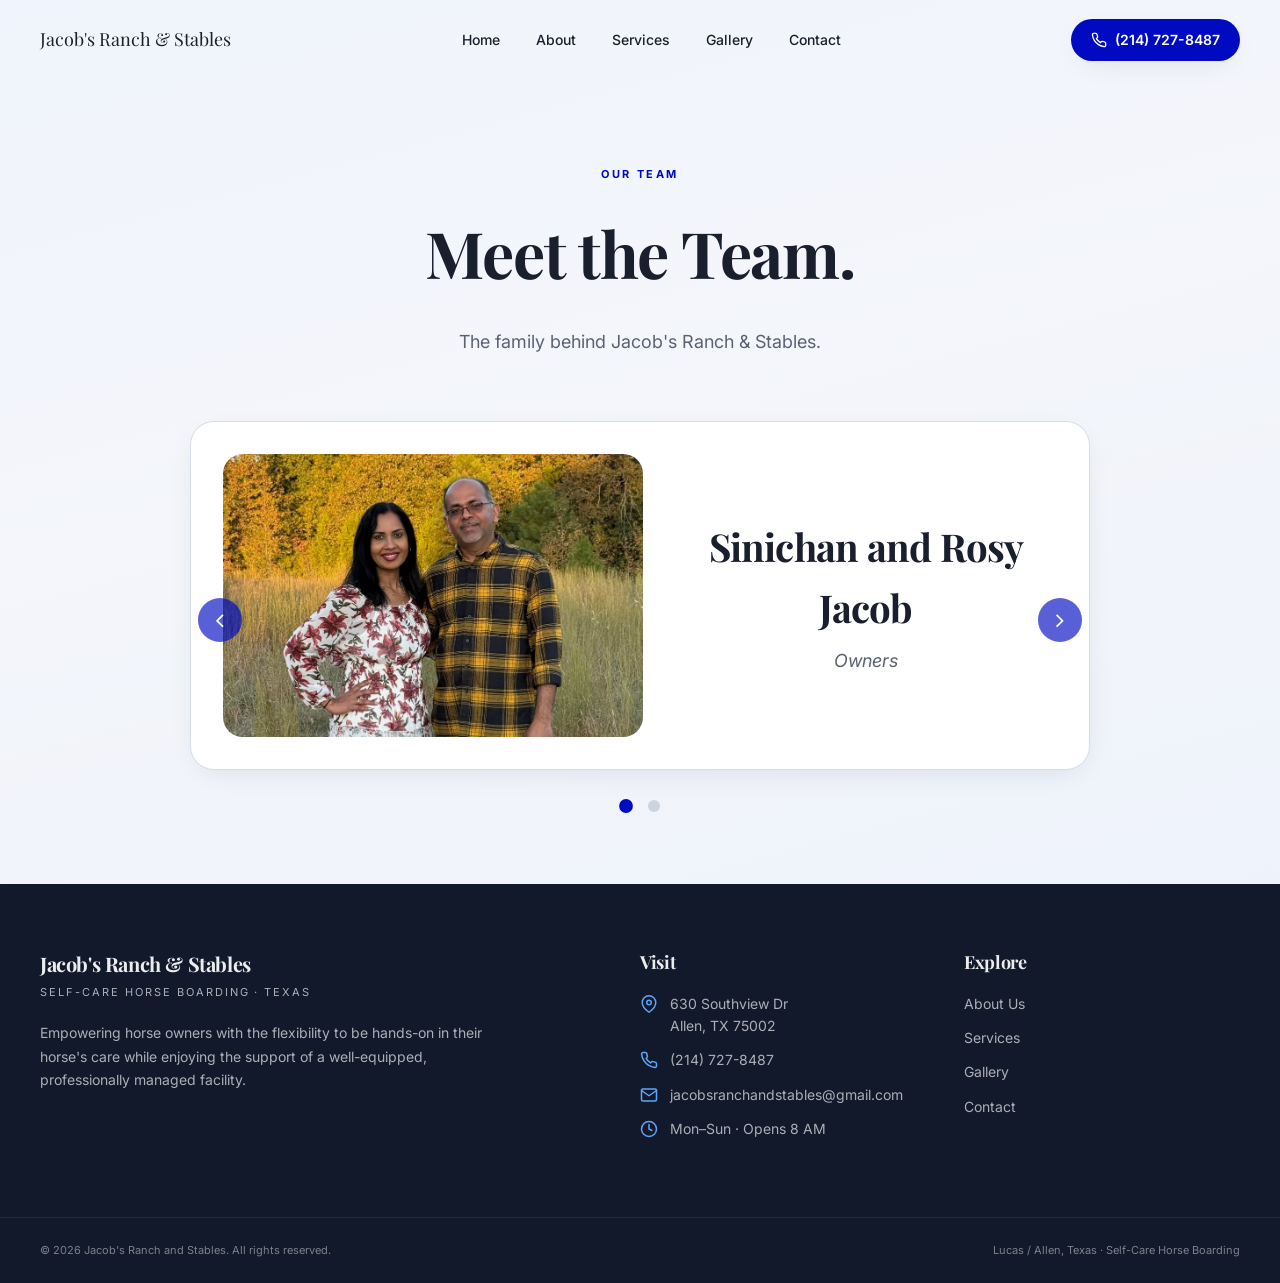
<file: team.html>
<!DOCTYPE html>
<html lang="en">
<head>
  <link rel="icon" href="images/favicon.png" type="image/png" />
  <meta charset="UTF-8" />
  <meta name="viewport" content="width=device-width, initial-scale=1.0" />
  <title>Team | Jacob's Ranch and Stables</title>
  <link rel="stylesheet" href="styles.css" />
  <script defer src="team.js"></script>
</head>

<body>
  <div class="page-bg" aria-hidden="true"></div>

  <header class="site-header theme-light-top">
    <div class="site-header-inner">
      <a href="index.html" class="site-brand">
        <span class="site-brand-text-full">Jacob's Ranch &amp; Stables</span>
      </a>
      <nav class="site-nav" aria-label="Main">
        <a href="index.html">Home</a>
        <a href="about.html">About</a>
        <a href="services.html">Services</a>
        <a href="gallery.html">Gallery</a>
        <a href="contact.html">Contact</a>
      </nav>
      <a href="tel:+12147278487" class="site-header-phone">
        <svg width="16" height="16" viewBox="0 0 24 24" fill="none" stroke="currentColor" stroke-width="2" aria-hidden="true"><path d="M22 16.92v3a2 2 0 0 1-2.18 2 19.79 19.79 0 0 1-8.63-3.07 19.5 19.5 0 0 1-6-6 19.79 19.79 0 0 1-3.07-8.67A2 2 0 0 1 4.11 2h3a2 2 0 0 1 2 1.72 12.84 12.84 0 0 0 .7 2.81 2 2 0 0 1-.45 2.11L8.09 9.91a16 16 0 0 0 6 6l1.27-1.27a2 2 0 0 1 2.11-.45 12.84 12.84 0 0 0 2.81.7A2 2 0 0 1 22 16.92z"/></svg>
        (214) 727-8487
      </a>
      <button type="button" class="hamburger" aria-label="Toggle menu">
        <span></span><span></span><span></span>
      </button>
    </div>
    <div class="mobile-menu">
      <a href="index.html">Home</a>
      <a href="about.html">About</a>
      <a href="services.html">Services</a>
      <a href="gallery.html">Gallery</a>
      <a href="contact.html">Contact</a>
      <a href="tel:+12147278487" class="site-header-phone">(214) 727-8487</a>
    </div>
  </header>

  <main>
    <section class="page-header-light">
      <div class="container">
        <span class="section-eyebrow">Our Team</span>
        <h1 class="text-balance">Meet the Team.</h1>
        <p class="lead">The family behind Jacob's Ranch &amp; Stables.</p>
      </div>
    </section>

    <section class="team-section">
      <div class="slideshow-container">
        <div class="team-member fade" style="display: flex">
          <img src="images/parents1.jpg" alt="Sinichan and Rosy Jacob" />
          <div class="team-info">
            <h2>Sinichan and Rosy Jacob</h2>
            <p class="team-role">Owners</p>
          </div>
        </div>

        <div class="team-member fade">
          <img src="images/soni1.jpg" alt="Soniya Jacob" />
          <div class="team-info">
            <h2>Soniya Jacob</h2>
            <p class="team-role">Manager</p>
          </div>
        </div>

        <div class="dots-container">
          <span class="dot" onclick="setSlide(0)"></span>
          <span class="dot" onclick="setSlide(1)"></span>
        </div>

        <a class="prev" onclick="changeSlide(-1)" aria-label="Previous"><svg xmlns="http://www.w3.org/2000/svg" width="22" height="22" aria-hidden="true"><use href="images/icons.svg#i-chevron-left"/></svg></a>
        <a class="next" onclick="changeSlide(1)" aria-label="Next"><svg xmlns="http://www.w3.org/2000/svg" width="22" height="22" aria-hidden="true"><use href="images/icons.svg#i-chevron-right"/></svg></a>
      </div>
    </section>
  </main>

  <footer class="site-footer">
    <div class="site-footer-grid">
      <div>
        <div class="site-footer-brand">
          <div>
            <h3>Jacob's Ranch &amp; Stables</h3>
            <p class="tagline">Self-Care Horse Boarding · Texas</p>
          </div>
        </div>
        <p class="lead">
          Empowering horse owners with the flexibility to be hands-on in their horse's care
          while enjoying the support of a well-equipped, professionally managed facility.
        </p>
      </div>
      <div>
        <h4>Visit</h4>
        <ul>
          <li>
            <span class="footer-icon" aria-hidden="true"><svg xmlns="http://www.w3.org/2000/svg" width="18" height="18" focusable="false"><use href="images/icons.svg#i-map-pin"/></svg></span>
            <span>630 Southview Dr<br />Allen, TX 75002</span>
          </li>
          <li>
            <span class="footer-icon" aria-hidden="true"><svg xmlns="http://www.w3.org/2000/svg" width="18" height="18" focusable="false"><use href="images/icons.svg#i-phone"/></svg></span>
            <a href="tel:+12147278487">(214) 727-8487</a>
          </li>
          <li>
            <span class="footer-icon" aria-hidden="true"><svg xmlns="http://www.w3.org/2000/svg" width="18" height="18" focusable="false"><use href="images/icons.svg#i-mail"/></svg></span>
            <a href="mailto:jacobsranchandstables@gmail.com">jacobsranchandstables@gmail.com</a>
          </li>
          <li>
            <span class="footer-icon" aria-hidden="true"><svg xmlns="http://www.w3.org/2000/svg" width="18" height="18" focusable="false"><use href="images/icons.svg#i-clock"/></svg></span>
            <span>Mon–Sun · Opens 8 AM</span>
          </li>
        </ul>
      </div>
      <div>
        <h4>Explore</h4>
        <ul>
          <li><a href="about.html">About Us</a></li>
          <li><a href="services.html">Services</a></li>
          <li><a href="gallery.html">Gallery</a></li>
          <li><a href="contact.html">Contact</a></li>
        </ul>
      </div>
    </div>
    <div class="site-footer-bottom">
      <span>© 2026 Jacob's Ranch and Stables. All rights reserved.</span>
      <span>Lucas / Allen, Texas · Self-Care Horse Boarding</span>
    </div>
  </footer>

  <script src="hamburger.js"></script>
  <script src="app.js"></script>
</body>
</html>
</file>
<file: styles.css>
@import url("https://fonts.googleapis.com/css2?family=Inter:wght@400;500;600;700&family=Playfair+Display:ital,wght@0,400;0,500;0,600;1,400&display=swap");

/* --- Design tokens: ranch layout, Jacob's Ranch blue accents --- */
:root {
  --background: #f4f6fb;
  --foreground: #1a1f2e;
  --muted: #e8ecf5;
  --muted-foreground: #5a6272;
  --card: #ffffff;
  --border: #d5dce8;
  --accent: #000ac0;
  --accent-hover: #0023eb;
  --accent-soft: rgba(0, 10, 192, 0.12);
  --footer-bg: #12192b;
  --footer-text: rgba(255, 255, 255, 0.92);
  --footer-muted: rgba(255, 255, 255, 0.65);
  --radius: 0.5rem;
  --radius-lg: 1rem;
  --radius-xl: 1.25rem;
  --radius-2xl: 1.5rem;
  --shadow-soft: 0 8px 30px -10px rgba(26, 31, 46, 0.12);
  --shadow-warm: 0 20px 50px -20px rgba(0, 10, 192, 0.22);
  --gradient-warm: linear-gradient(135deg, #1e3a8a, #2563eb);
  --gradient-hero: linear-gradient(
    180deg,
    rgba(18, 25, 43, 0.12) 0%,
    rgba(18, 25, 43, 0.52) 55%,
    rgba(18, 25, 43, 0.88) 100%
  );
  --font-serif: "Playfair Display", Georgia, serif;
  --font-sans: "Inter", system-ui, sans-serif;
  /* Same readable width for About / Services / Gallery / Contact heroes */
  --inner-hero-measure: 42rem;
  /* Fixed hero band so About / Services / Gallery / Contact end at the same line (Home unchanged) */
  --inner-page-hero-height: max(27rem, 34vh);
}

*,
*::before,
*::after {
  box-sizing: border-box;
  margin: 0;
  padding: 0;
}

html {
  scroll-behavior: smooth;
}

body {
  min-height: 100%;
  background-color: var(--background);
  color: var(--foreground);
  font-family: var(--font-sans);
  font-size: 16px;
  line-height: 1.6;
  -webkit-font-smoothing: antialiased;
  overflow-x: hidden;
}

h1,
h2,
h3,
h4 {
  font-family: var(--font-serif);
  letter-spacing: -0.02em;
}

a {
  color: inherit;
}

img {
  max-width: 100%;
  height: auto;
  display: block;
}

.text-balance {
  text-wrap: balance;
}

/* subtle page backdrop (replaces old aurora; stays neutral / blue-cream) */
.page-bg {
  position: fixed;
  inset: 0;
  pointer-events: none;
  z-index: -1;
  background: linear-gradient(165deg, #f0f4fc 0%, var(--background) 45%, #eef2fa 100%);
}

.container {
  width: 100%;
  max-width: 80rem;
  margin-left: auto;
  margin-right: auto;
  padding-left: 1.5rem;
  padding-right: 1.5rem;
}

@media (min-width: 1024px) {
  .container {
    padding-left: 2.5rem;
    padding-right: 2.5rem;
  }
}

/* --- Header --- */
.site-header {
  position: fixed;
  top: 0;
  left: 0;
  right: 0;
  z-index: 1000;
  transition: background 0.3s ease, box-shadow 0.3s ease, border-color 0.3s ease;
  background: transparent;
}

.site-header .mobile-menu {
  position: absolute;
  left: 0;
  right: 0;
  top: 100%;
  box-shadow: 0 10px 25px rgba(0, 0, 0, 0.08);
}

.site-header.scrolled {
  background: rgba(244, 246, 251, 0.9);
  backdrop-filter: blur(12px);
  -webkit-backdrop-filter: blur(12px);
  border-bottom: 1px solid var(--border);
  box-shadow: var(--shadow-soft);
}

.site-header-inner {
  max-width: 80rem;
  margin: 0 auto;
  padding: 0 1.5rem;
  height: 5rem;
  display: flex;
  align-items: center;
  justify-content: space-between;
}

@media (min-width: 1024px) {
  .site-header-inner {
    padding: 0 2.5rem;
  }
}

.site-brand {
  display: flex;
  align-items: center;
  text-decoration: none;
}

.site-brand-text-full {
  font-family: var(--font-serif);
  font-size: 1rem;
  line-height: 1.2;
  transition: color 0.3s ease;
}

@media (min-width: 768px) {
  .site-brand-text-full {
    font-size: 1.125rem;
  }
}

.site-header:not(.scrolled) .site-brand-text-full {
  color: #fff;
}

/* Inner pages whose first section is light (readable nav without hero image) */
.site-header.theme-light-top:not(.scrolled) .site-brand-text-full {
  color: var(--foreground);
}
.site-header.theme-light-top:not(.scrolled) .site-nav a {
  color: var(--foreground);
}
.site-header.theme-light-top:not(.scrolled) .site-nav a:hover,
.site-header.theme-light-top:not(.scrolled) .site-nav a.active {
  color: var(--accent);
}
.site-header.theme-light-top:not(.scrolled) .hamburger span {
  background: var(--foreground);
}

.site-header.scrolled .site-brand-text-full {
  color: var(--foreground);
}

.site-nav {
  display: none;
  align-items: center;
  gap: 2.25rem;
}

@media (min-width: 1024px) {
  .site-nav {
    display: flex;
  }
}

.site-nav a {
  text-decoration: none;
  font-size: 0.875rem;
  font-weight: 500;
  color: var(--foreground);
  transition: color 0.2s ease;
}

.site-header:not(.scrolled) .site-nav a {
  color: #fff;
}

.site-nav a:hover,
.site-nav a.active {
  color: var(--accent);
}

.site-header:not(.scrolled) .site-nav a:hover,
.site-header:not(.scrolled) .site-nav a.active {
  color: #a5c4ff;
}

.site-header-phone {
  display: none;
  align-items: center;
  gap: 0.5rem;
  padding: 0.625rem 1.25rem;
  border-radius: 9999px;
  font-size: 0.875rem;
  font-weight: 600;
  text-decoration: none;
  background: var(--accent);
  color: #fff;
  box-shadow: var(--shadow-soft);
  transition: opacity 0.2s ease, background 0.2s ease;
}

.site-header-phone:hover {
  opacity: 0.92;
  background: var(--accent-hover);
}

@media (min-width: 1024px) {
  .site-header-phone {
    display: inline-flex;
  }
}

.hamburger {
  display: none;
  flex-direction: column;
  cursor: pointer;
  padding: 0.5rem;
  background: none;
  border: none;
}

@media (max-width: 1023px) {
  .hamburger {
    display: flex;
  }
}

.hamburger span {
  width: 25px;
  height: 3px;
  background: var(--foreground);
  margin: 4px 0;
  transition: transform 0.3s, opacity 0.3s;
  border-radius: 2px;
}

.site-header:not(.scrolled) .hamburger span {
  background: #fff;
}

.hamburger:hover span {
  background: var(--accent);
}

.site-header:not(.scrolled) .hamburger:hover span {
  background: #a5c4ff;
}

.hamburger.active span:nth-child(1) {
  transform: rotate(45deg) translate(5px, 5px);
}
.hamburger.active span:nth-child(2) {
  opacity: 0;
}
.hamburger.active span:nth-child(3) {
  transform: rotate(-45deg) translate(5px, -5px);
}

.mobile-menu {
  display: none;
  flex-direction: column;
  background: var(--card);
  border-top: 1px solid var(--border);
  width: 100%;
  padding: 1.5rem;
  gap: 0.25rem;
}

.mobile-menu.show {
  display: flex;
}

.mobile-menu a {
  padding: 0.75rem;
  text-decoration: none;
  color: var(--foreground);
  font-weight: 500;
  border-radius: var(--radius);
}

.mobile-menu a:hover,
.mobile-menu a.active {
  background: var(--accent-soft);
  color: var(--accent);
}

.mobile-menu .site-header-phone {
  display: inline-flex;
  margin-top: 0.5rem;
  width: fit-content;
}

/* --- Buttons --- */
.btn {
  display: inline-flex;
  align-items: center;
  gap: 0.5rem;
  padding: 0.875rem 1.75rem;
  border-radius: 9999px;
  font-size: 0.875rem;
  font-weight: 600;
  text-decoration: none;
  border: none;
  cursor: pointer;
  transition: opacity 0.2s ease, transform 0.2s ease, box-shadow 0.2s ease;
  font-family: var(--font-sans);
}

.btn-primary {
  background: var(--accent);
  color: #fff;
  box-shadow: var(--shadow-warm);
}

.btn-primary:hover {
  opacity: 0.92;
  background: var(--accent-hover);
  transform: translateY(-1px);
}

.btn-accent {
  background: var(--accent);
  color: #fff;
  box-shadow: var(--shadow-warm);
}

.btn-accent:hover {
  opacity: 0.9;
}

.btn-outline-light {
  border: 1px solid rgba(255, 255, 255, 0.4);
  background: rgba(255, 255, 255, 0.1);
  backdrop-filter: blur(8px);
  color: #fff;
}

.btn-outline-light:hover {
  background: rgba(255, 255, 255, 0.2);
}

.btn-forest {
  background: linear-gradient(135deg, #1e3a8a, #1d4ed8);
  color: #fff;
  box-shadow: var(--shadow-soft);
}

.btn-forest:hover {
  opacity: 0.92;
}

.section-eyebrow {
  font-size: 0.6875rem;
  font-weight: 700;
  text-transform: uppercase;
  letter-spacing: 0.22em;
  color: var(--accent);
}

/* --- Home hero --- */
.hero-full {
  position: relative;
  min-height: 100vh;
  display: flex;
  align-items: flex-end;
  overflow: hidden;
}

.hero-full-bg {
  position: absolute;
  inset: 0;
  width: 100%;
  height: 100%;
  object-fit: cover;
}

.hero-full-overlay {
  position: absolute;
  inset: 0;
  background: var(--gradient-hero);
}

.hero-full-inner {
  position: relative;
  z-index: 10;
  width: 100%;
  max-width: 80rem;
  margin: 0 auto;
  padding: 10rem 1.5rem 6rem;
}

@media (min-width: 1024px) {
  .hero-full-inner {
    padding-left: 2.5rem;
    padding-right: 2.5rem;
    padding-bottom: 6rem;
  }
}

.hero-full-inner .hero-title {
  font-size: clamp(2.5rem, 6vw, 4.5rem);
  line-height: 1.05;
  color: #fff;
  max-width: 42rem;
}

.hero-full-inner .hero-lede {
  margin-top: 1.5rem;
  font-size: 1.125rem;
  color: rgba(255, 255, 255, 0.88);
  max-width: 36rem;
  line-height: 1.65;
}

@media (min-width: 768px) {
  .hero-full-inner .hero-lede {
    font-size: 1.25rem;
  }
}

.hero-actions {
  margin-top: 2.5rem;
  display: flex;
  flex-wrap: wrap;
  gap: 1rem;
}

/* --- Sections --- */
.section {
  padding: 5rem 0;
}

@media (min-width: 768px) {
  .section {
    padding: 6rem 0;
  }
}

.section-muted {
  background: var(--muted);
}

.section-title {
  font-size: clamp(2rem, 4vw, 3rem);
  margin-top: 1rem;
  color: var(--foreground);
}

.section-prose {
  margin-top: 2rem;
  font-size: 1.125rem;
  color: var(--muted-foreground);
  line-height: 1.75;
  font-style: italic;
  font-family: var(--font-serif);
}

.section-attribution {
  margin-top: 1.5rem;
  font-size: 0.875rem;
  letter-spacing: 0.08em;
  text-transform: uppercase;
  color: var(--muted-foreground);
}

.text-center {
  text-align: center;
}

/* Highlights */
.highlights-grid {
  display: grid;
  gap: 3.5rem;
  align-items: center;
}

@media (min-width: 1024px) {
  .highlights-grid {
    grid-template-columns: 1fr 1fr;
  }
}

.highlights-img-wrap {
  position: relative;
}

.highlights-img {
  width: 100%;
  height: 500px;
  object-fit: cover;
  border-radius: var(--radius-2xl);
  box-shadow: var(--shadow-warm);
}

.floating-card {
  display: none;
  position: absolute;
  bottom: -2rem;
  right: -2rem;
  background: var(--card);
  border-radius: var(--radius-2xl);
  padding: 1.5rem;
  max-width: 220px;
  border: 1px solid var(--border);
  box-shadow: var(--shadow-warm);
}

@media (min-width: 768px) {
  .floating-card {
    display: block;
  }
}

.floating-card .score {
  font-family: var(--font-serif);
  font-size: 1.875rem;
  color: var(--accent);
  line-height: 1.2;
}

.floating-card-meta {
  font-size: 0.6875rem;
  font-weight: 600;
  text-transform: uppercase;
  letter-spacing: 0.14em;
  color: var(--muted-foreground);
  margin-top: 0.25rem;
}

.floating-card p {
  font-size: 0.875rem;
  color: var(--muted-foreground);
  margin-top: 0.75rem;
}

.feature-list {
  margin-top: 2rem;
  display: grid;
  gap: 1rem;
}

@media (min-width: 640px) {
  .feature-list {
    grid-template-columns: 1fr 1fr;
  }
}

.feature-list li {
  display: flex;
  align-items: flex-start;
  gap: 0.75rem;
  list-style: none;
}

.feature-check {
  margin-top: 0.125rem;
  width: 1.5rem;
  height: 1.5rem;
  border-radius: 9999px;
  background: var(--accent-soft);
  display: flex;
  align-items: center;
  justify-content: center;
  flex-shrink: 0;
  color: var(--accent);
}

.feature-check svg {
  width: 12px;
  height: 12px;
  display: block;
}

/* Split section */
.split-grid {
  display: grid;
  gap: 1.5rem;
}

@media (min-width: 768px) {
  .split-grid {
    grid-template-columns: 1fr 1fr;
    gap: 2rem;
    align-items: center;
  }
}

.split-img {
  width: 100%;
  height: 420px;
  object-fit: cover;
  border-radius: var(--radius-2xl);
  box-shadow: var(--shadow-soft);
}

@media (min-width: 768px) {
  .split-img {
    height: 520px;
  }
}

.split-copy .section-body {
  margin-top: 1.25rem;
  color: var(--muted-foreground);
  line-height: 1.7;
}

.split-copy .btn {
  margin-top: 2rem;
}

/* CTA banner */
.cta-banner {
  position: relative;
  padding: 5rem 0;
  overflow: hidden;
}

@media (min-width: 768px) {
  .cta-banner {
    padding: 8rem 0;
  }
}

.cta-banner-bg {
  position: absolute;
  inset: 0;
  width: 100%;
  height: 100%;
  object-fit: cover;
}

.cta-banner-overlay {
  position: absolute;
  inset: 0;
  background: var(--gradient-hero);
}

.cta-banner-inner {
  position: relative;
  z-index: 2;
  text-align: center;
  max-width: 48rem;
  margin: 0 auto;
}

.cta-banner-inner h2 {
  font-size: clamp(2rem, 4.5vw, 3.75rem);
  color: #fff;
}

.cta-banner-inner p {
  margin-top: 1.25rem;
  color: rgba(255, 255, 255, 0.85);
  font-size: 1.125rem;
}

.cta-banner-actions {
  margin-top: 2.5rem;
  display: flex;
  flex-wrap: wrap;
  justify-content: center;
  gap: 1rem;
}

.cta-banner-actions .btn-cta-email {
  max-width: min(100%, 22rem);
  font-size: clamp(0.6875rem, 2vw, 0.875rem);
  padding-left: 1rem;
  padding-right: 1rem;
  text-align: center;
  line-height: 1.35;
  word-break: break-word;
}

.cta-banner-actions .btn-cta-email svg {
  flex-shrink: 0;
}

/* --- Footer --- */
.site-footer {
  background: var(--footer-bg);
  color: var(--footer-text);
}

.site-footer a {
  text-decoration: none;
  color: var(--footer-muted);
  transition: color 0.2s ease;
}

.site-footer a:hover {
  color: #93c5fd;
}

.site-footer-grid {
  display: grid;
  gap: 3rem;
  padding: 4rem 1.5rem;
  max-width: 80rem;
  margin: 0 auto;
}

@media (min-width: 768px) {
  .site-footer-grid {
    grid-template-columns: repeat(2, 1fr);
    padding: 4rem 2.5rem;
  }
}

@media (min-width: 1024px) {
  .site-footer-grid {
    grid-template-columns: 2fr 1fr 1fr;
  }
}

.site-footer-brand {
  display: flex;
  align-items: flex-start;
}

.site-footer h3 {
  font-family: var(--font-serif);
  font-size: 1.25rem;
}

.site-footer .tagline {
  font-size: 0.6875rem;
  text-transform: uppercase;
  letter-spacing: 0.18em;
  color: var(--footer-muted);
  margin-top: 0.25rem;
}

.site-footer .lead {
  margin-top: 1.25rem;
  font-size: 0.875rem;
  line-height: 1.65;
  color: var(--footer-muted);
  max-width: 28rem;
}

.site-footer h4 {
  font-family: var(--font-serif);
  font-size: 1.125rem;
  margin-bottom: 1rem;
  color: var(--footer-text);
}

.site-footer ul {
  list-style: none;
}

.site-footer li {
  font-size: 0.875rem;
  margin-bottom: 0.75rem;
  display: flex;
  gap: 0.75rem;
  align-items: flex-start;
  color: var(--footer-muted);
}

.site-footer .footer-icon {
  color: #60a5fa;
  flex-shrink: 0;
  margin-top: 0.125rem;
  display: flex;
  align-items: center;
  justify-content: center;
}

.site-footer .footer-icon svg {
  width: 1.125rem;
  height: 1.125rem;
  display: block;
}

.site-footer-bottom {
  border-top: 1px solid rgba(255, 255, 255, 0.08);
  padding: 1.5rem;
  max-width: 80rem;
  margin: 0 auto;
  display: flex;
  flex-direction: column;
  gap: 0.5rem;
  font-size: 0.6875rem;
  color: rgba(255, 255, 255, 0.45);
}

@media (min-width: 768px) {
  .site-footer-bottom {
    flex-direction: row;
    justify-content: space-between;
    padding-left: 2.5rem;
    padding-right: 2.5rem;
  }
}

/* --- Inner pages: dark band header --- */
.page-header-dark {
  height: var(--inner-page-hero-height);
  padding-top: 10rem;
  padding-bottom: 5rem;
  background: var(--footer-bg);
  color: #fff;
  display: flex;
  flex-direction: column;
  justify-content: center;
  overflow: hidden;
}

.page-header-dark .section-eyebrow {
  color: #93c5fd;
  max-width: var(--inner-hero-measure);
}

.page-header-dark h1 {
  margin-top: 1rem;
  font-size: clamp(2.25rem, 5vw, 4.5rem);
  line-height: 1.05;
  max-width: var(--inner-hero-measure);
}

.page-header-dark--center {
  text-align: center;
}

.page-header-dark--center > .container > h1:first-child {
  margin-top: 0;
}

.page-header-dark--center .section-eyebrow {
  margin-left: auto;
  margin-right: auto;
}

.page-header-dark--center h1 {
  margin-left: auto;
  margin-right: auto;
}

.page-header-dark--center .lead {
  margin-top: 1.5rem;
  color: rgba(255, 255, 255, 0.85);
  font-size: 1.125rem;
  max-width: var(--inner-hero-measure);
  margin-left: auto;
  margin-right: auto;
}

/* Gallery hero: same type size as other inner heroes; one line from tablet up */
.page-header-dark--center h1.gallery-hero-title {
  max-width: none;
}

@media (min-width: 768px) {
  .page-header-dark--center h1.gallery-hero-title {
    white-space: nowrap;
  }
}

.page-header-dark--center h1.about-hero-title {
  max-width: none;
  line-height: 1.1;
}

.page-header-dark--center h1.services-hero-title {
  max-width: none;
}

@media (min-width: 768px) {
  .page-header-dark--center h1.services-hero-title {
    white-space: nowrap;
  }
}

.page-header-light {
  padding-top: 10rem;
  padding-bottom: 4rem;
  text-align: center;
}

.page-header-light h1 {
  margin-top: 1rem;
  font-size: clamp(2.25rem, 5vw, 4.5rem);
}

.page-header-light .lead {
  margin-top: 1.5rem;
  color: var(--muted-foreground);
  font-size: 1.125rem;
  max-width: 42rem;
  margin-left: auto;
  margin-right: auto;
}

.page-hero-image {
  position: relative;
  height: var(--inner-page-hero-height);
  padding: 10rem 0 5rem;
  overflow: hidden;
  display: flex;
  flex-direction: column;
  justify-content: center;
}

.page-hero-image .container > h1:first-child {
  margin-top: 0;
}

.page-hero-image-bg {
  position: absolute;
  inset: 0;
  width: 100%;
  height: 100%;
  object-fit: cover;
}

.page-hero-image-overlay {
  position: absolute;
  inset: 0;
  background: var(--gradient-hero);
}

.page-hero-image .container {
  position: relative;
  z-index: 2;
  width: 100%;
}

.page-hero-image h1 {
  color: #fff;
  font-size: clamp(2.25rem, 5vw, 4.5rem);
  margin-top: 1rem;
  max-width: var(--inner-hero-measure);
}

.page-hero-image .lead {
  margin-top: 1.5rem;
  color: rgba(255, 255, 255, 0.85);
  max-width: var(--inner-hero-measure);
  font-size: 1.125rem;
  line-height: 1.65;
}

/* About: two col intro */
.about-intro {
  display: grid;
  gap: 3.5rem;
  align-items: center;
}

@media (min-width: 1024px) {
  .about-intro {
    grid-template-columns: 1fr 1fr;
  }
}

.about-intro img {
  width: 100%;
  height: 520px;
  object-fit: cover;
  border-radius: var(--radius-2xl);
  box-shadow: var(--shadow-warm);
}

.about-intro .prose p + p {
  margin-top: 1.25rem;
}

.prose {
  color: var(--muted-foreground);
  line-height: 1.75;
}

.prose p + p {
  margin-top: 1rem;
}

/* Values */
.values-grid {
  display: grid;
  gap: 1.5rem;
}

@media (min-width: 640px) {
  .values-grid {
    grid-template-columns: repeat(2, 1fr);
  }
}

@media (min-width: 1024px) {
  .values-grid {
    grid-template-columns: repeat(4, 1fr);
  }
}

.value-card {
  background: var(--card);
  border-radius: var(--radius-2xl);
  padding: 1.75rem;
  border: 1px solid var(--border);
  box-shadow: var(--shadow-soft);
  transition: box-shadow 0.3s ease;
}

.value-card:hover {
  box-shadow: var(--shadow-warm);
}

.value-icon {
  width: 3rem;
  height: 3rem;
  border-radius: var(--radius-lg);
  background: var(--gradient-warm);
  display: flex;
  align-items: center;
  justify-content: center;
  color: #fff;
}

.value-icon svg {
  width: 1.5rem;
  height: 1.5rem;
  display: block;
}

.value-card h3 {
  margin-top: 1.25rem;
  font-size: 1.25rem;
}

.value-card p {
  margin-top: 0.5rem;
  font-size: 0.875rem;
  color: var(--muted-foreground);
  line-height: 1.6;
}

.cta-simple {
  text-align: center;
  padding: 5rem 1.5rem;
}

.cta-simple h2 {
  font-size: clamp(2rem, 4vw, 3rem);
}

.cta-simple p {
  margin-top: 1.25rem;
  color: var(--muted-foreground);
  font-size: 1.125rem;
}

/* Services */
.services-grid-page {
  display: grid;
  gap: 2rem;
}

@media (min-width: 768px) {
  .services-grid-page {
    grid-template-columns: repeat(3, 1fr);
  }
}

/* Align checklist rows across cards (same vertical start for each row of checks) */
@supports (grid-template-rows: subgrid) {
  @media (min-width: 768px) {
    .services-grid-page {
      grid-template-rows: auto auto auto repeat(4, auto);
      column-gap: 2rem;
      row-gap: 0;
    }

    .service-card-lg {
      display: grid;
      grid-template-rows: subgrid;
      grid-row: span 7;
    }

    .service-card-lg ul {
      display: contents;
      margin-top: 0;
    }

    .service-card-lg > li:first-of-type {
      margin-top: 0;
    }
  }
}

.service-card-lg {
  background: var(--card);
  border-radius: 1.75rem;
  padding: 2rem 2.25rem;
  border: 1px solid var(--border);
  box-shadow: var(--shadow-soft);
  transition:
    box-shadow 0.3s ease,
    border-color 0.25s ease,
    transform 0.25s ease,
    background-color 0.25s ease;
}

.service-card-lg:hover {
  border-color: rgba(0, 10, 192, 0.4);
  box-shadow: var(--shadow-warm), 0 0 0 1px rgba(0, 10, 192, 0.08);
  transform: translateY(-4px);
  background: linear-gradient(165deg, #fbfcff 0%, #eef2ff 55%, #f8f9ff 100%);
}

.service-card-lg .service-icon-lg {
  width: 3.5rem;
  height: 3.5rem;
  border-radius: 1rem;
  background: var(--gradient-warm);
  display: flex;
  align-items: center;
  justify-content: center;
  color: #fff;
  transition: transform 0.25s ease, box-shadow 0.25s ease;
}

.service-card-lg:hover .service-icon-lg {
  transform: scale(1.06);
  box-shadow: 0 10px 28px rgba(0, 10, 192, 0.28);
}

.service-card-lg .service-icon-lg svg {
  width: 1.75rem;
  height: 1.75rem;
  display: block;
}

.service-card-lg h2 {
  margin-top: 1.5rem;
  font-size: 1.75rem;
}

.service-card-lg > p {
  margin-top: 0.75rem;
  margin-bottom: 0;
  padding-bottom: calc(0.875rem * 1.5);
  color: var(--muted-foreground);
  line-height: 1.65;
}

.service-card-lg ul {
  margin-top: 0;
  list-style: none;
}

.service-card-lg li {
  display: flex;
  gap: 0.75rem;
  align-items: flex-start;
  font-size: 0.875rem;
  line-height: 1.5;
  margin-bottom: 0.625rem;
}

.service-card-lg li .mini-check {
  flex-shrink: 0;
  margin-top: calc((1lh - 1.25rem) / 2);
}

.mini-check {
  width: 1.25rem;
  height: 1.25rem;
  border-radius: 9999px;
  background: var(--accent-soft);
  display: flex;
  align-items: center;
  justify-content: center;
  flex-shrink: 0;
  margin-top: 0.125rem;
  color: var(--accent);
}

.mini-check svg {
  width: 10px;
  height: 10px;
  display: block;
}

@media (prefers-reduced-motion: reduce) {
  .service-card-lg,
  .service-card-lg .service-icon-lg {
    transition-duration: 0.01ms;
  }

  .service-card-lg:hover {
    transform: none;
  }

  .service-card-lg:hover .service-icon-lg {
    transform: none;
  }
}

.amenity-grid {
  display: grid;
  grid-template-columns: repeat(2, 1fr);
  gap: 1rem;
}

@media (min-width: 640px) {
  .amenity-grid {
    grid-template-columns: repeat(3, 1fr);
  }
}

@media (min-width: 1024px) {
  .amenity-grid {
    grid-template-columns: repeat(4, 1fr);
  }
}

.amenity-item {
  display: flex;
  align-items: center;
  gap: 0.75rem;
  padding: 1rem;
  background: var(--card);
  border-radius: var(--radius-lg);
  border: 1px solid var(--border);
  font-size: 0.875rem;
  box-shadow: var(--shadow-soft);
}

.steps-grid {
  display: grid;
  gap: 2rem;
}

@media (min-width: 768px) {
  .steps-grid {
    grid-template-columns: repeat(3, 1fr);
  }
}

.step-card {
  background: var(--card);
  border-radius: var(--radius-2xl);
  padding: 2rem;
  border: 1px solid var(--border);
  box-shadow: var(--shadow-soft);
}

.step-num {
  font-family: var(--font-serif);
  font-size: 3rem;
  color: var(--accent);
  line-height: 1;
}

.step-card h3 {
  margin-top: 1rem;
  font-size: 1.25rem;
}

.step-card p {
  margin-top: 0.5rem;
  font-size: 0.875rem;
  color: var(--muted-foreground);
}

/* Gallery masonry */
.gallery-masonry {
  display: grid;
  grid-template-columns: 1fr;
  gap: 1rem;
  grid-auto-rows: 240px;
  grid-auto-flow: dense;
}

@media (min-width: 768px) {
  .gallery-masonry {
    grid-template-columns: repeat(3, 1fr);
    grid-auto-rows: 260px;
  }
}

.gallery-item {
  position: relative;
  overflow: hidden;
  border-radius: var(--radius-2xl);
  box-shadow: var(--shadow-soft);
  cursor: pointer;
  border: none;
  padding: 0;
  background: none;
  font: inherit;
  text-align: inherit;
  display: block;
  width: 100%;
}

.gallery-item:focus-visible {
  outline: 2px solid var(--accent);
  outline-offset: 3px;
}

.gallery-item img {
  width: 100%;
  height: 100%;
  object-fit: cover;
  transition: transform 0.7s ease;
}

.gallery-item:hover img {
  transform: scale(1.05);
}

@media (min-width: 768px) {
  .gallery-item--hero {
    grid-column: span 2;
    grid-row: span 2;
  }
  .gallery-item--tall {
    grid-row: span 2;
  }
  .gallery-item--wide {
    grid-column: span 2;
  }
}

/* Gallery lightbox */
body.gallery-lightbox-open {
  overflow: hidden;
}

.gallery-lightbox {
  position: fixed;
  inset: 0;
  z-index: 1000;
  display: flex;
  align-items: stretch;
  justify-content: center;
}

.gallery-lightbox[hidden] {
  display: none;
}

.gallery-lightbox-backdrop {
  position: absolute;
  inset: 0;
  background: rgba(18, 25, 43, 0.92);
  backdrop-filter: blur(6px);
}

.gallery-lightbox-panel {
  position: relative;
  z-index: 1;
  display: flex;
  flex-direction: column;
  width: 100%;
  max-width: 1200px;
  margin: 0 auto;
  padding: 1rem 1rem 1.25rem;
}

.gallery-lightbox-close,
.gallery-lightbox-nav {
  position: absolute;
  z-index: 2;
  display: flex;
  align-items: center;
  justify-content: center;
  border: none;
  border-radius: 999px;
  background: rgba(255, 255, 255, 0.12);
  color: #fff;
  cursor: pointer;
  transition: background 0.2s ease, transform 0.2s ease;
}

.gallery-lightbox-close:hover,
.gallery-lightbox-nav:hover {
  background: rgba(255, 255, 255, 0.22);
}

.gallery-lightbox-close:focus-visible,
.gallery-lightbox-nav:focus-visible {
  outline: 2px solid #fff;
  outline-offset: 2px;
}

.gallery-lightbox-close {
  top: 1rem;
  right: 1rem;
  width: 2.75rem;
  height: 2.75rem;
}

.gallery-lightbox-nav {
  top: 50%;
  transform: translateY(-50%);
  width: 3rem;
  height: 3rem;
}

.gallery-lightbox-nav:hover {
  transform: translateY(-50%) scale(1.05);
}

.gallery-lightbox-prev {
  left: 0.75rem;
}

.gallery-lightbox-next {
  right: 0.75rem;
}

.gallery-lightbox-stage {
  flex: 1;
  display: flex;
  flex-direction: column;
  align-items: center;
  justify-content: center;
  min-height: 0;
  padding: 3.5rem 3rem 0.75rem;
  touch-action: pan-y pinch-zoom;
}

.gallery-lightbox-image {
  max-width: 100%;
  max-height: min(68vh, 720px);
  width: auto;
  height: auto;
  object-fit: contain;
  border-radius: var(--radius-lg);
  box-shadow: 0 24px 60px rgba(0, 0, 0, 0.35);
  transition: opacity 0.2s ease, transform 0.2s ease;
  user-select: none;
  -webkit-user-drag: none;
}

.gallery-lightbox-stage.is-sliding-left .gallery-lightbox-image {
  opacity: 0.6;
  transform: translateX(-12px);
}

.gallery-lightbox-stage.is-sliding-right .gallery-lightbox-image {
  opacity: 0.6;
  transform: translateX(12px);
}

.gallery-lightbox-counter {
  text-align: center;
  color: rgba(255, 255, 255, 0.65);
  font-size: 0.8125rem;
  letter-spacing: 0.04em;
  margin-bottom: 0.75rem;
}

.gallery-lightbox-thumbs {
  display: flex;
  gap: 0.5rem;
  overflow-x: auto;
  overscroll-behavior-x: contain;
  scroll-snap-type: x mandatory;
  -webkit-overflow-scrolling: touch;
  padding: 0.25rem 0.5rem 0.5rem;
  scrollbar-width: thin;
  scrollbar-color: rgba(255, 255, 255, 0.35) transparent;
}

.gallery-lightbox-thumbs::-webkit-scrollbar {
  height: 6px;
}

.gallery-lightbox-thumbs::-webkit-scrollbar-thumb {
  background: rgba(255, 255, 255, 0.35);
  border-radius: 999px;
}

.gallery-lightbox-thumb {
  flex: 0 0 auto;
  scroll-snap-align: center;
  width: 4.5rem;
  height: 3.25rem;
  padding: 0;
  border: 2px solid transparent;
  border-radius: var(--radius);
  overflow: hidden;
  cursor: pointer;
  background: rgba(255, 255, 255, 0.08);
  opacity: 0.65;
  transition: opacity 0.2s ease, border-color 0.2s ease, transform 0.2s ease;
}

.gallery-lightbox-thumb:hover {
  opacity: 0.9;
}

.gallery-lightbox-thumb.is-active,
.gallery-lightbox-thumb[aria-selected="true"] {
  opacity: 1;
  border-color: #fff;
  transform: scale(1.04);
}

.gallery-lightbox-thumb img {
  width: 100%;
  height: 100%;
  object-fit: cover;
}

@media (min-width: 768px) {
  .gallery-lightbox-panel {
    padding: 1.5rem 1.5rem 1.5rem;
  }

  .gallery-lightbox-stage {
    padding: 4rem 4.5rem 1rem;
  }

  .gallery-lightbox-image {
    max-height: min(62vh, 780px);
  }

  .gallery-lightbox-thumb {
    width: 5.5rem;
    height: 4rem;
  }
}

@media (max-width: 640px) {
  .gallery-lightbox-nav {
    width: 2.5rem;
    height: 2.5rem;
  }

  .gallery-lightbox-prev {
    left: 0.35rem;
  }

  .gallery-lightbox-next {
    right: 0.35rem;
  }

  .gallery-lightbox-stage {
    padding: 3.25rem 2.75rem 0.5rem;
  }
}

/* Contact */
.contact-cards {
  display: grid;
  gap: 1.25rem;
}

@media (min-width: 640px) {
  .contact-cards {
    grid-template-columns: repeat(2, 1fr);
  }
}

@media (min-width: 1024px) {
  .contact-cards {
    grid-template-columns: repeat(4, 1fr);
  }
}

.contact-card {
  background: var(--card);
  border-radius: var(--radius-2xl);
  padding: 1.75rem;
  border: 1px solid var(--border);
  box-shadow: var(--shadow-soft);
  text-decoration: none;
  color: inherit;
  display: block;
  transition: box-shadow 0.3s ease;
}

.contact-card:hover {
  box-shadow: var(--shadow-warm);
}

.contact-card-icon {
  width: 2.75rem;
  height: 2.75rem;
  border-radius: var(--radius-lg);
  background: var(--gradient-warm);
  display: flex;
  align-items: center;
  justify-content: center;
  color: #fff;
}

.contact-card-icon svg {
  width: 1.375rem;
  height: 1.375rem;
  display: block;
}

.contact-card-label {
  margin-top: 1.25rem;
  font-size: 0.6875rem;
  font-weight: 600;
  text-transform: uppercase;
  letter-spacing: 0.18em;
  color: var(--muted-foreground);
}

.contact-card-value {
  margin-top: 0.375rem;
  font-weight: 500;
  white-space: pre-line;
}

.contact-split {
  display: grid;
  gap: 3rem;
  align-items: start;
}

@media (min-width: 1024px) {
  .contact-split {
    grid-template-columns: 1fr 1fr;
    gap: 3rem;
  }
}

.contact-form-block h2 {
  font-size: clamp(2rem, 3vw, 3rem);
}

.contact-form-block .hint {
  margin-top: 1rem;
  color: var(--muted-foreground);
}

.map-frame {
  border-radius: 1.75rem;
  overflow: hidden;
  box-shadow: var(--shadow-warm);
  aspect-ratio: 4/5;
  min-height: 400px;
}

@media (min-width: 1024px) {
  .map-frame {
    aspect-ratio: auto;
    height: 640px;
  }
}

.map-frame iframe {
  width: 100%;
  height: 100%;
  border: 0;
}

/* Form (Formspree) */
.ranch-form {
  margin-top: 2rem;
  display: flex;
  flex-direction: column;
  gap: 1.25rem;
}

.form-row-2 {
  display: grid;
  gap: 1.25rem;
}

@media (min-width: 640px) {
  .form-row-2 {
    grid-template-columns: 1fr 1fr;
  }
}

.ranch-form label {
  display: block;
  font-size: 0.875rem;
  font-weight: 500;
  margin-bottom: 0.5rem;
}

.ranch-form input,
.ranch-form textarea {
  width: 100%;
  padding: 0.875rem 1rem;
  border-radius: var(--radius-lg);
  border: 1px solid var(--border);
  background: var(--card);
  font-size: 1rem;
  font-family: var(--font-sans);
  outline: none;
  transition: border-color 0.2s, box-shadow 0.2s;
}

.ranch-form input:focus,
.ranch-form textarea:focus {
  border-color: var(--accent);
  box-shadow: 0 0 0 3px var(--accent-soft);
}

.ranch-form textarea {
  resize: vertical;
  min-height: 140px;
}

.ranch-form .submit-button {
  margin-top: 0.5rem;
  width: 100%;
  padding: 1rem;
  border-radius: 9999px;
  border: none;
  background: var(--accent);
  color: #fff;
  font-size: 0.875rem;
  font-weight: 600;
  cursor: pointer;
  font-family: var(--font-sans);
  box-shadow: var(--shadow-warm);
  transition: background 0.2s, transform 0.2s;
}

.ranch-form .submit-button:hover {
  background: var(--accent-hover);
  transform: translateY(-1px);
}

/* Legacy form helpers (contact optional class for focus JS) */
.input-box.focused label {
  color: var(--accent);
}

/* Scroll animations */
.animate-on-scroll {
  opacity: 0;
  transform: translateY(28px);
  transition: opacity 0.6s cubic-bezier(0.22, 1, 0.36, 1),
    transform 0.6s cubic-bezier(0.22, 1, 0.36, 1);
}
.animate-on-scroll.visible {
  opacity: 1;
  transform: translateY(0);
}

main {
  flex: 1;
}

body {
  display: flex;
  flex-direction: column;
  min-height: 100vh;
}

@media (prefers-reduced-motion: reduce) {
  .animate-on-scroll {
    opacity: 1;
    transform: none;
  }
  .animate-on-scroll.visible {
    opacity: 1;
    transform: none;
  }
  .gallery-item img {
    transition: none;
  }
}

/* Team page (meet the team) */
.team-section {
  text-align: center;
  padding-bottom: 4rem;
  max-width: 960px;
  margin: 0 auto;
}

.team-section .slideshow-container {
  position: relative;
  max-width: 900px;
  margin: 0 auto;
  overflow: visible;
}

.team-member {
  display: none;
  align-items: center;
  justify-content: center;
  gap: 2rem;
  flex-wrap: wrap;
  padding: 2rem;
  background: var(--card);
  border-radius: var(--radius-2xl);
  border: 1px solid var(--border);
  box-shadow: var(--shadow-soft);
}

.team-member img {
  width: 100%;
  max-width: 420px;
  border-radius: var(--radius-xl);
  object-fit: cover;
}

.team-info {
  flex: 1;
  min-width: 260px;
  text-align: center;
}

.team-info h2 {
  font-size: clamp(1.75rem, 3vw, 2.5rem);
}

.team-role {
  margin-top: 0.5rem;
  font-size: 1.125rem;
  font-style: italic;
  color: var(--muted-foreground);
}

.team-section .dots-container {
  text-align: center;
  margin-top: 1.5rem;
}

.team-section .dot {
  height: 12px;
  width: 12px;
  margin: 0 6px;
  background-color: #cbd5e1;
  border-radius: 50%;
  display: inline-block;
  cursor: pointer;
  transition: background-color 0.2s, transform 0.2s;
}

.team-section .dot:hover {
  background-color: var(--accent);
}

.team-section .dot.active {
  background-color: var(--accent);
  transform: scale(1.15);
}

.team-section .prev,
.team-section .next {
  position: absolute;
  top: 50%;
  transform: translateY(-50%);
  cursor: pointer;
  width: 2.75rem;
  height: 2.75rem;
  display: flex;
  align-items: center;
  justify-content: center;
  color: #fff;
  background: rgba(0, 10, 192, 0.65);
  border-radius: 50%;
  text-decoration: none;
  transition: background 0.2s;
}

.team-section .prev svg,
.team-section .next svg {
  width: 1.35rem;
  height: 1.35rem;
  display: block;
}

.team-section .prev:hover,
.team-section .next:hover {
  background: var(--accent-hover);
}

.team-section .prev {
  left: 0.5rem;
}

.team-section .next {
  right: 0.5rem;
}

@media (max-width: 768px) {
  .team-section .prev {
    left: 0.25rem;
  }
  .team-section .next {
    right: 0.25rem;
  }
}
</file>
